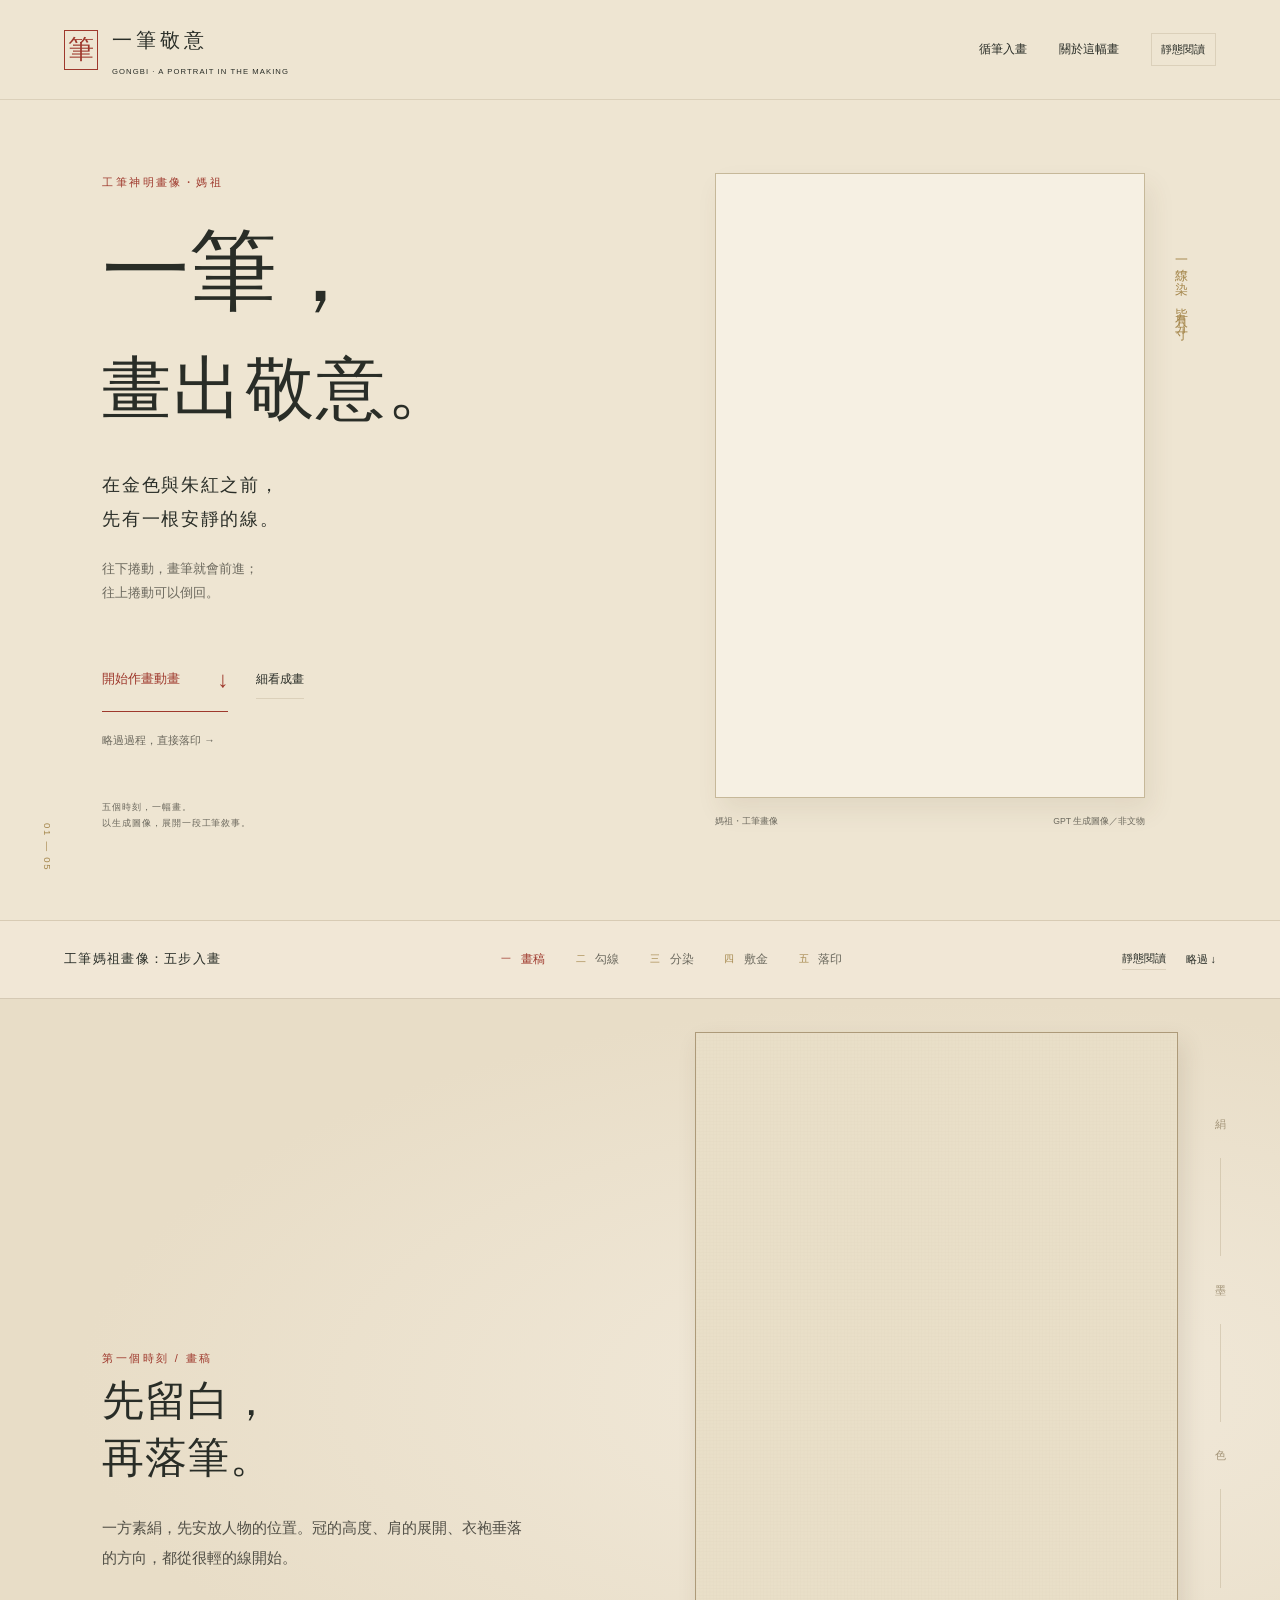
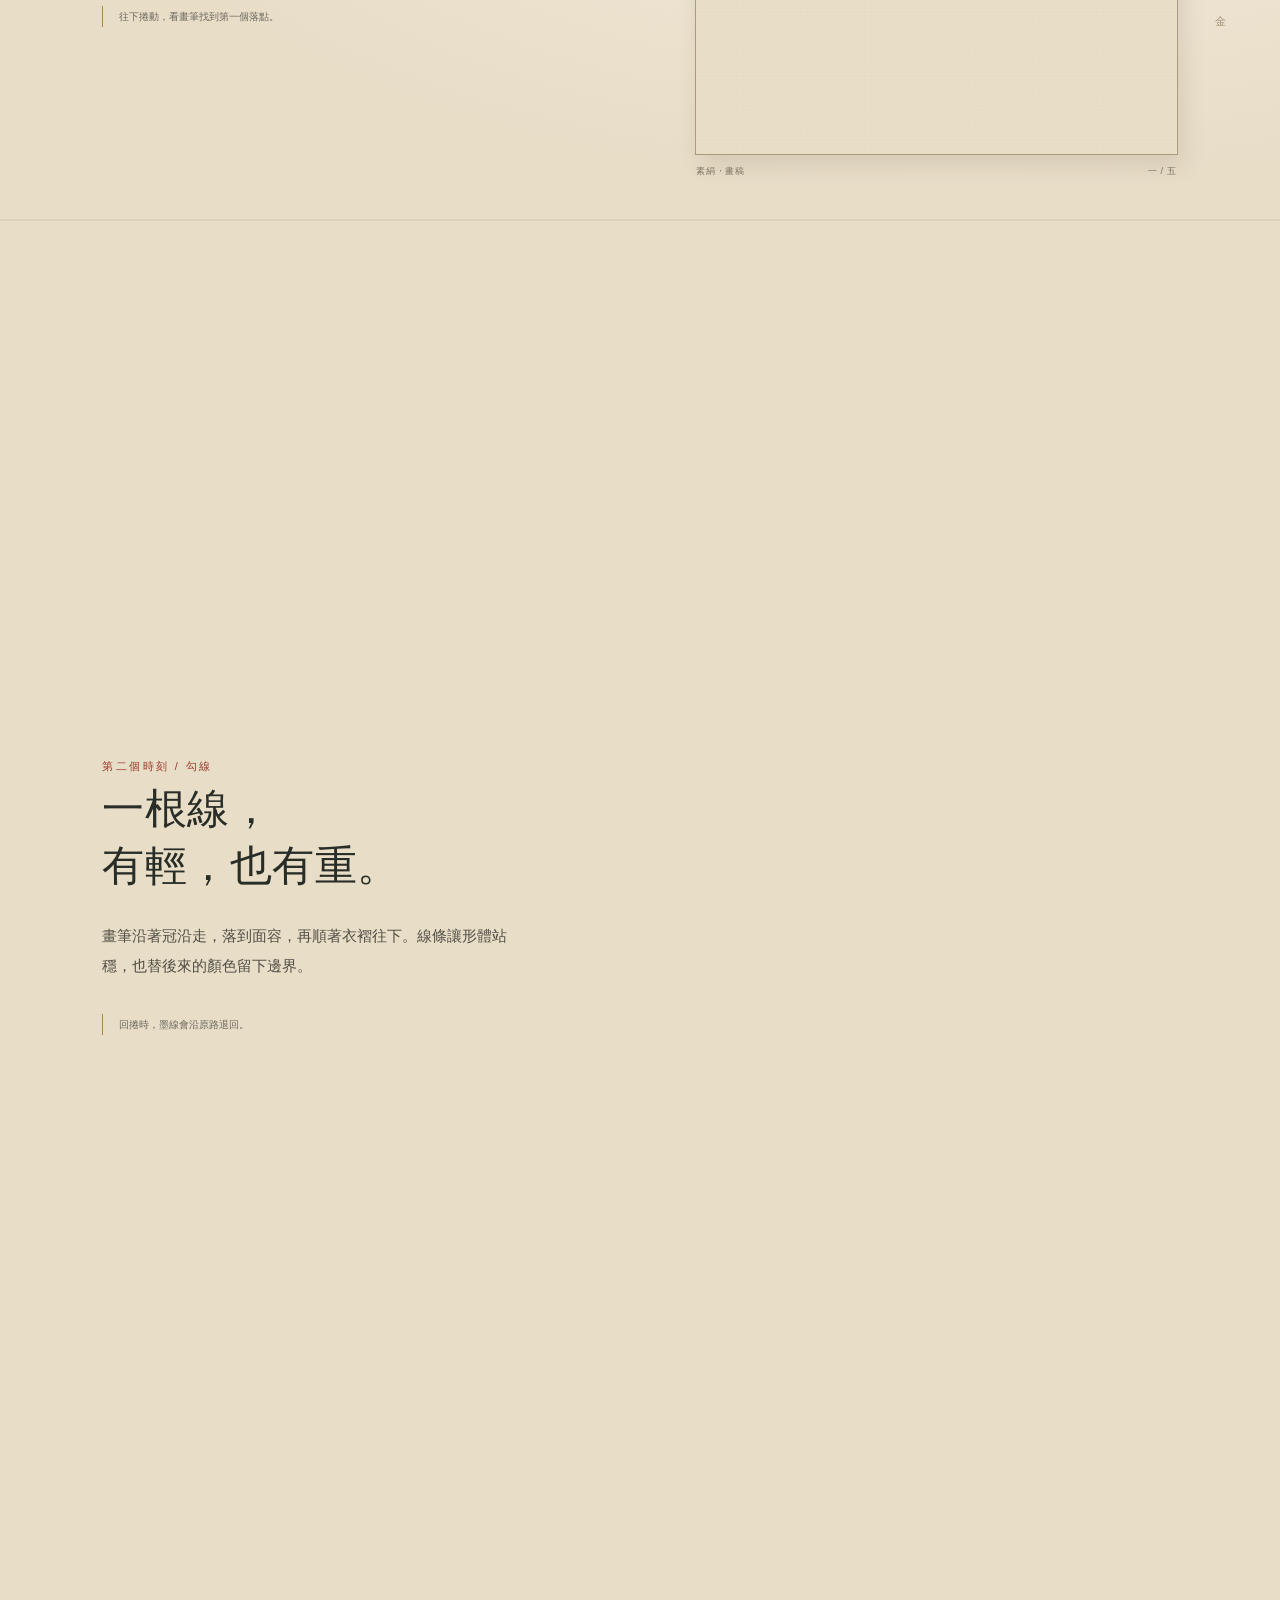
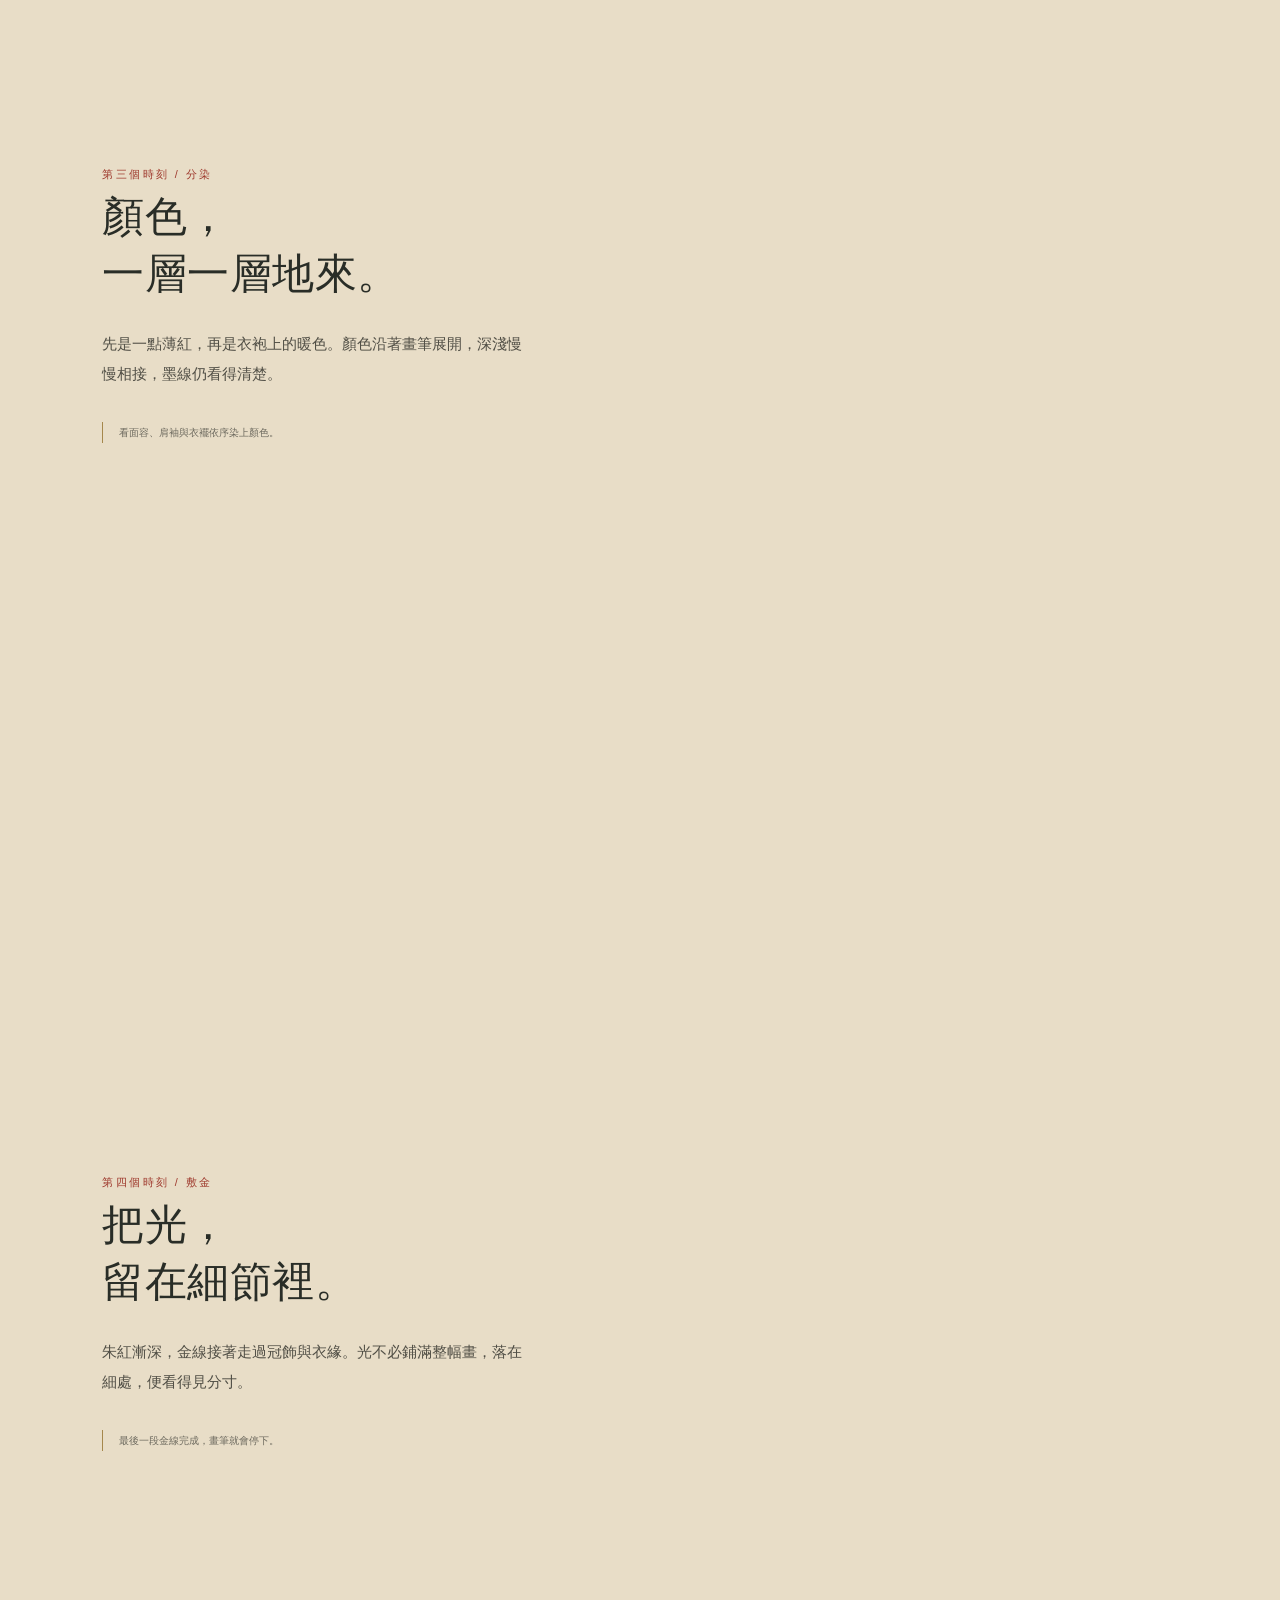
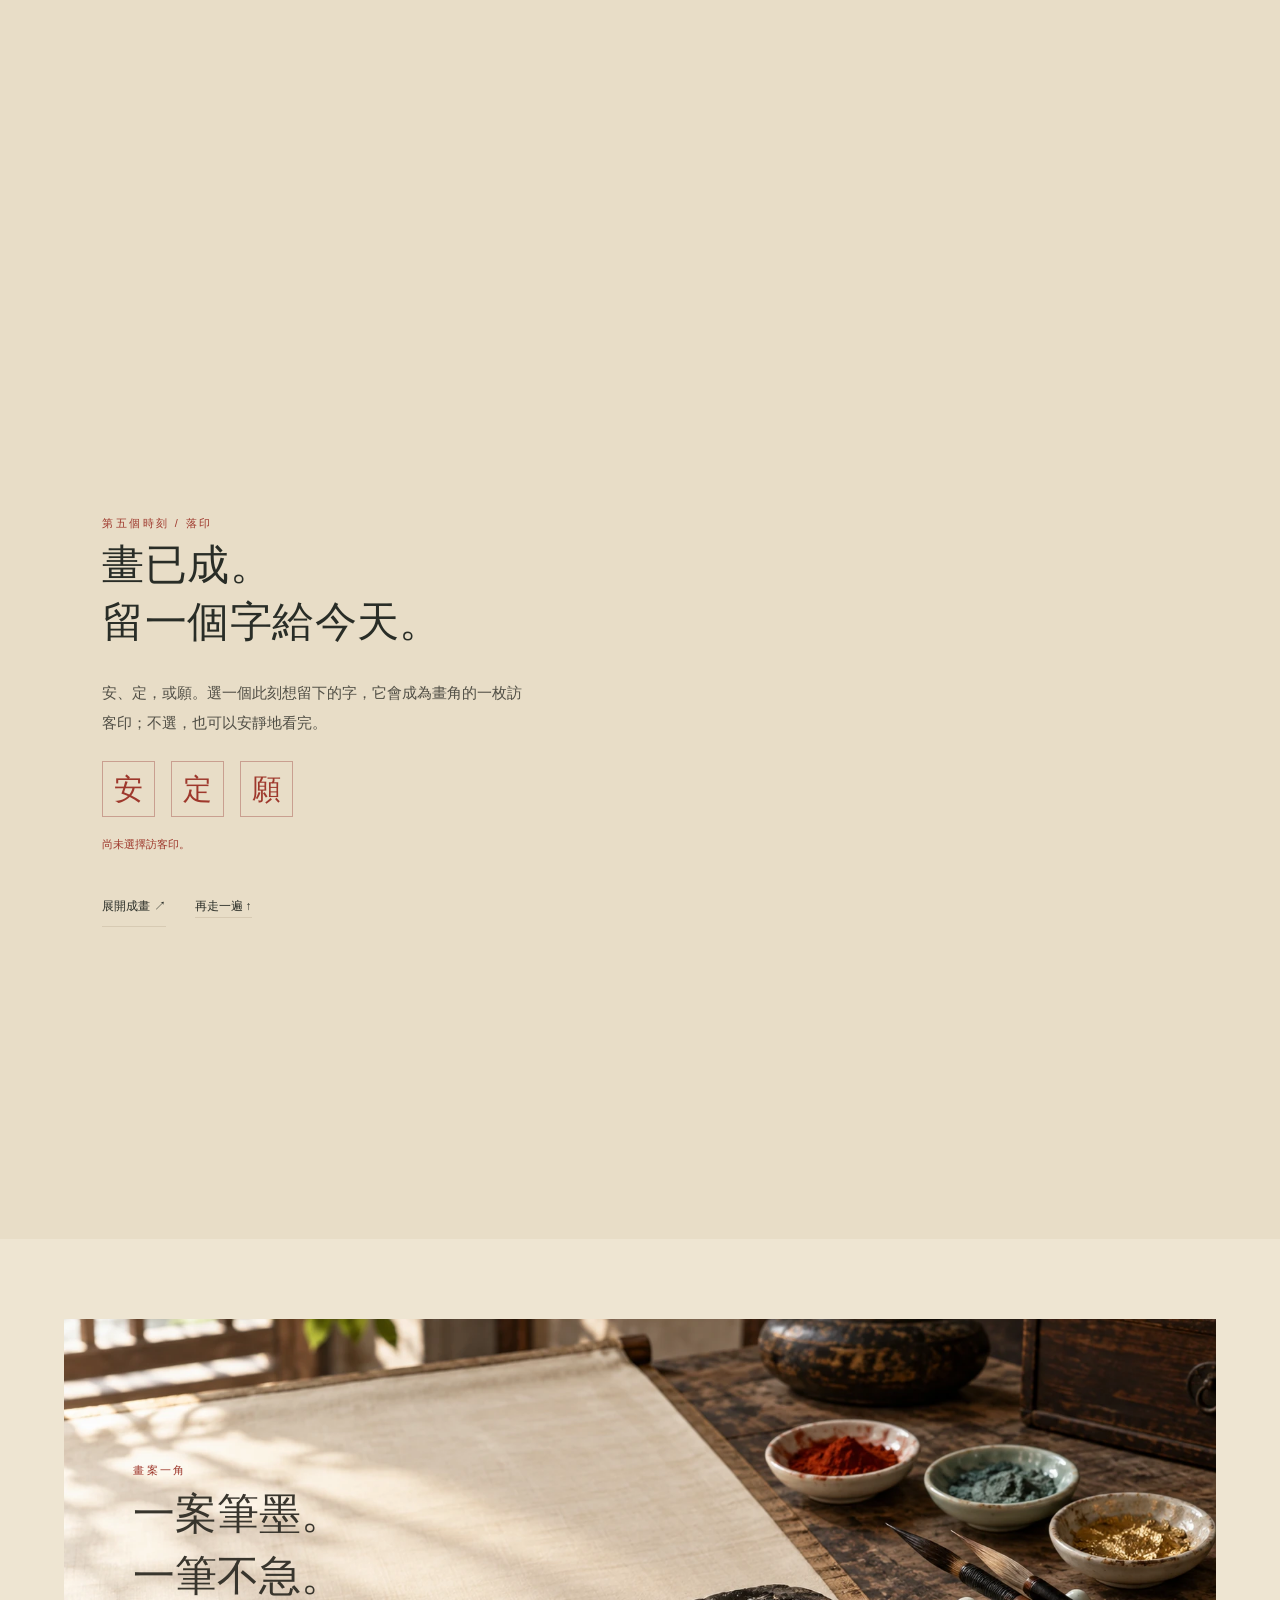
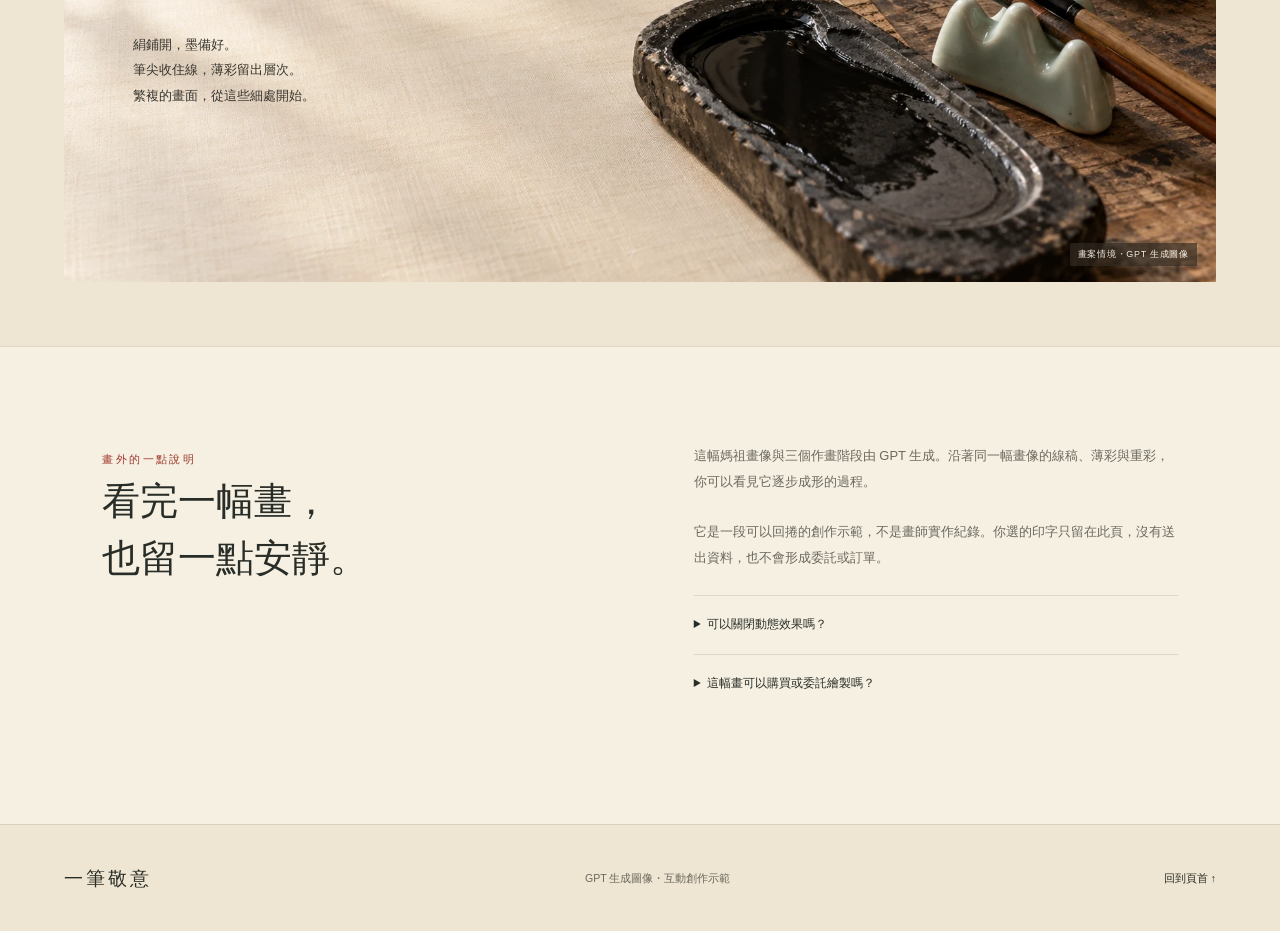
<file: examples/immersive-gongbi/public/index.html>
<!doctype html>
<html lang="zh-Hant-TW">
<head>
  <meta charset="utf-8">
  <meta name="viewport" content="width=device-width,initial-scale=1">
  <title>工筆媽祖畫像創作示範｜一筆敬意</title>
  <meta name="description" content="觀看 GPT 生成的工筆媽祖畫像，從畫稿、勾線、分染到敷金與訪客落印。可回捲動畫或切換靜態閱讀；本頁不提供畫像販售或委託。">
  <meta name="robots" content="noindex,follow">
  <meta name="theme-color" content="#eee5d2">
  <meta property="og:type" content="website">
  <meta property="og:title" content="工筆媽祖畫像創作示範｜一筆敬意">
  <meta property="og:description" content="從畫稿、勾線、分染到敷金與訪客落印，觀看 GPT 生成的工筆媽祖畫像逐步成形。">
  <link rel="icon" href="favicon.svg" type="image/svg+xml">
  <link rel="stylesheet" href="styles.css">
  <script type="application/ld+json">{"@context":"https://schema.org","@type":"WebPage","@id":"https://open-seo-gongbi-demo.digimkt.workers.dev/#webpage","url":"https://open-seo-gongbi-demo.digimkt.workers.dev/","name":"工筆媽祖畫像創作示範｜一筆敬意","description":"GPT 生成的工筆媽祖畫像互動創作示範，不提供販售或委託。","inLanguage":"zh-Hant-TW","about":{"@type":"Thing","name":"工筆神明畫像"}}</script>
  <script src="site.js" defer></script>
</head>
<body>
  <a class="skip-link" href="#main">跳到主要內容</a>
  <header class="site-header">
    <a class="wordmark" href="#main"><span class="wordmark-seal" aria-hidden="true">筆</span><span>一筆敬意<small>GONGBI · A PORTRAIT IN THE MAKING</small></span></a>
    <nav aria-label="主要導覽"><a href="#process">循筆入畫</a><a href="#about">關於這幅畫</a><button class="motion-toggle" type="button" aria-pressed="false" hidden>靜態閱讀</button></nav>
  </header>
  <main id="main">
    <section class="hero" aria-labelledby="hero-title">
      <div class="hero-copy"><p class="eyebrow">工筆神明畫像・媽祖</p><h1 id="hero-title">一筆，<br><span>畫出敬意。</span></h1><p class="hero-intro">在金色與朱紅之前，<br>先有一根安靜的線。</p><p class="hero-description">往下捲動，畫筆就會前進；<br>往上捲動可以倒回。</p><div class="hero-actions"><a class="primary-link" href="#draft">開始作畫動畫 <span aria-hidden="true">↓</span></a><button class="quiet-button" type="button" data-open-art hidden>細看成畫</button><a class="image-fallback" href="assets/final.webp">細看成畫</a></div><a class="skip-story" href="#seal">略過過程，直接落印 →</a><p class="edition-note">五個時刻，一幅畫。<br>以生成圖像，展開一段工筆敘事。</p></div>
      <figure class="hero-art"><div class="portrait-mat"><img src="assets/final.webp" srcset="assets/final-720.webp 720w, assets/final.webp 1024w" sizes="(max-width: 650px) 85vw, (max-width: 1050px) 36vw, 430px" width="1024" height="1536" loading="eager" alt="工筆媽祖畫像，細緻冠飾、端正面容與朱紅金彩衣袍；GPT 生成創作示意" fetchpriority="high" decoding="async"></div><figcaption><span>媽祖・工筆畫像</span><span>GPT 生成圖像／非文物</span></figcaption><span class="vertical-note" aria-hidden="true">一線一染　皆有分寸</span></figure>
      <span class="hero-bottom-mark" aria-hidden="true">01 — 05</span>
    </section>

    <section id="process" class="process" aria-labelledby="process-heading">
      <nav class="process-nav" aria-label="作畫章節"><h2 class="process-title" id="process-heading">工筆媽祖畫像：五步入畫</h2><ol><li><a href="#draft" data-beat-link="0"><span>一</span>畫稿</a></li><li><a href="#outline" data-beat-link="1"><span>二</span>勾線</a></li><li><a href="#wash" data-beat-link="2"><span>三</span>分染</a></li><li><a href="#gold" data-beat-link="3"><span>四</span>敷金</a></li><li><a href="#seal" data-beat-link="4"><span>五</span>落印</a></li></ol><div class="process-tools"><button class="motion-toggle" type="button" aria-pressed="false" hidden>靜態閱讀</button><a href="#about">略過 ↓</a></div></nav>

      <div class="process-stage" hidden>
        <div class="studio-ruler" aria-hidden="true"><span>絹</span><i></i><span>墨</span><i></i><span>色</span><i></i><span>金</span></div>
        <figure class="canvas-shell" aria-hidden="true">
          <svg id="painting" viewBox="0 0 1000 1500" xmlns="http://www.w3.org/2000/svg" aria-hidden="true">
            <defs>
              <pattern id="silk-grain" width="7" height="7" patternUnits="userSpaceOnUse"><path d="M0 1H7M1 0V7" stroke="#9b886b" stroke-width=".3" opacity=".18"/></pattern>
              <mask id="ink-reveal"><rect width="1000" height="1500" fill="black"/><g id="ink-mask-paths" fill="none" stroke="white" stroke-linecap="round" stroke-linejoin="round"></g><rect id="ink-complete" width="1000" height="1500" fill="white" opacity="0"/></mask>
              <mask id="wash-reveal"><rect width="1000" height="1500" fill="black"/><g id="wash-mask-paths" fill="none" stroke="white" stroke-linecap="round" stroke-linejoin="round"></g><rect id="wash-complete" width="1000" height="1500" fill="white" opacity="0"/></mask>
              <mask id="color-reveal"><rect width="1000" height="1500" fill="black"/><g id="color-mask-paths" fill="none" stroke="white" stroke-linecap="round" stroke-linejoin="round"></g><rect id="color-complete" width="1000" height="1500" fill="white" opacity="0"/></mask>
              <mask id="gold-knockout"><rect width="1000" height="1500" fill="white"/><g id="gold-reserved-paths" fill="none" stroke="black" stroke-linecap="round" stroke-linejoin="round"></g></mask>
              <mask id="gold-reveal"><rect width="1000" height="1500" fill="black"/><g id="gold-mask-paths" fill="none" stroke="white" stroke-linecap="round" stroke-linejoin="round"></g><rect id="gold-complete" width="1000" height="1500" fill="white" opacity="0"/></mask>
            </defs>
            <rect width="1000" height="1500" fill="#e9dfc8"/><rect width="1000" height="1500" fill="url(#silk-grain)"/>
            <g id="sketch-lines" fill="none" stroke="#867862" stroke-width="1.7" stroke-linecap="round"></g>
            <image href="assets/linework.webp" width="1000" height="1500" preserveAspectRatio="none" mask="url(#ink-reveal)"/>
            <g id="ink-traces" fill="none" stroke="#39332b" stroke-width="1.6" stroke-linecap="round" stroke-linejoin="round"></g>
            <image href="assets/underpaint.webp" width="1000" height="1500" preserveAspectRatio="none" mask="url(#wash-reveal)"/>
            <g mask="url(#color-reveal)"><image href="assets/final.webp" width="1000" height="1500" preserveAspectRatio="none" mask="url(#gold-knockout)"/></g>
            <image href="assets/final.webp" width="1000" height="1500" preserveAspectRatio="none" mask="url(#gold-reveal)"/>
            <g id="gold-traces" fill="none" stroke="#c6a057" stroke-width="2.1" stroke-linecap="round" stroke-linejoin="round"></g>
            <g id="visitor-seal" transform="translate(90 390) rotate(-5 55 55)" opacity="0"><rect x="3" y="3" width="106" height="110" rx="2" fill="none" stroke="#a3342b" stroke-width="5"/><rect x="12" y="12" width="88" height="92" fill="none" stroke="#a3342b" stroke-width="1.3"/><text id="seal-character" x="56" y="87" text-anchor="middle" fill="#a3342b" font-size="81" font-family="KaiTi,DFKai-SB,serif">安</text></g>
            <g id="brush" opacity="0"><ellipse cx="8" cy="10" rx="19" ry="6" fill="#4c3a252a"/><path d="M0 0 Q-13-29 -8-42 L6-43 Q14-18 0 0" fill="#47372a"/><path d="M-8-42 L-4-127 Q0-138 5-127 L6-43Z" fill="#957148" stroke="#593f2b" stroke-width="1.5"/><path d="M-7-48 L6-48 M-6-58 L6-58" stroke="#c4a271" stroke-width="3"/></g>
          </svg>
          <figcaption><span id="stage-technique">素絹・畫稿</span><span id="stage-count">一 / 五</span></figcaption>
        </figure>
        <div class="mobile-stage-caption"><div aria-hidden="true"><span class="eyebrow" id="mobile-eyebrow">第一個時刻</span><p class="stage-heading" id="mobile-title">先留白，再落筆。</p><p id="mobile-copy">一方素絹，先安放人物的位置。</p></div><div class="seal-options mobile-seals" role="group" aria-label="選一個訪客印字" hidden><button type="button" data-seal="安" aria-pressed="false" hidden>安</button><button type="button" data-seal="定" aria-pressed="false" hidden>定</button><button type="button" data-seal="願" aria-pressed="false" hidden>願</button></div><div class="mobile-end-actions" hidden><button class="quiet-button" type="button" data-open-art hidden>細看成畫 ↗</button><a class="image-fallback" href="assets/final.webp">細看成畫 ↗</a><a href="#draft" data-replay>再走一遍 ↑</a></div></div>
        <div class="painting-progress" aria-hidden="true"><span></span></div>
      </div>

      <div class="process-beats">
        <article class="process-beat" id="draft" data-technique="素絹・畫稿" tabindex="-1"><figure class="static-study silk-study"><div class="silk-sheet"><span aria-hidden="true">絹</span></div><figcaption>未落墨的素絹示意，構圖先於設色。</figcaption></figure><div class="beat-copy"><span class="eyebrow">第一個時刻 / 畫稿</span><h3>先留白，<br>再落筆。</h3><p>一方素絹，先安放人物的位置。冠的高度、肩的展開、衣袍垂落的方向，都從很輕的線開始。</p><p class="beat-aside">往下捲動，看畫筆找到第一個落點。</p></div></article>
        <article class="process-beat" id="outline" data-technique="墨・勾線" tabindex="-1"><figure class="static-study"><img src="assets/linework.webp" width="1024" height="1536" loading="lazy" alt="同一構圖的工筆媽祖線稿：冠飾、五官與衣袍輪廓尚未設色"><figcaption>線稿階段：冠、面容與衣紋的墨線。</figcaption></figure><div class="beat-copy"><span class="eyebrow">第二個時刻 / 勾線</span><h3>一根線，<br>有輕，也有重。</h3><p>畫筆沿著冠沿走，落到面容，再順著衣褶往下。線條讓形體站穩，也替後來的顏色留下邊界。</p><p class="beat-aside">回捲時，墨線會沿原路退回。</p></div></article>
        <article class="process-beat" id="wash" data-technique="薄彩・分染" tabindex="-1"><figure class="static-study"><img src="assets/underpaint.webp" width="1024" height="1536" loading="lazy" alt="同一幅媽祖畫像的初染階段：面部與衣袍覆上淡淡的薄彩"><figcaption>初染階段：薄彩逐區落在墨線之間。</figcaption></figure><div class="beat-copy"><span class="eyebrow">第三個時刻 / 分染</span><h3>顏色，<br>一層一層地來。</h3><p>先是一點薄紅，再是衣袍上的暖色。顏色沿著畫筆展開，深淺慢慢相接，墨線仍看得清楚。</p><p class="beat-aside">看面容、肩袖與衣襬依序染上顏色。</p></div></article>
        <article class="process-beat" id="gold" data-technique="重彩・敷金" tabindex="-1"><figure class="static-study"><img src="assets/final.webp" width="1024" height="1536" loading="lazy" alt="重彩完成的工筆媽祖畫像，冠飾與衣袍金線清晰可見"><figcaption>重彩與金線：畫面的層次逐漸完整。</figcaption></figure><div class="beat-copy"><span class="eyebrow">第四個時刻 / 敷金</span><h3>把光，<br>留在細節裡。</h3><p>朱紅漸深，金線接著走過冠飾與衣緣。光不必鋪滿整幅畫，落在細處，便看得見分寸。</p><p class="beat-aside">最後一段金線完成，畫筆就會停下。</p></div></article>
        <article class="process-beat" id="seal" data-technique="成畫・訪客落印" tabindex="-1"><figure class="static-study final-study"><img src="assets/final.webp" width="1024" height="1536" loading="lazy" alt="完成的工筆媽祖畫像；可選擇在畫角加上自己的訪客印字"><span class="static-seal" data-seal-mark hidden aria-hidden="true"></span><figcaption>成畫與訪客印：印字由你選擇，不代表畫師落款。</figcaption></figure><div class="beat-copy"><span class="eyebrow">第五個時刻 / 落印</span><h3>畫已成。<br>留一個字給今天。</h3><p>安、定，或願。選一個此刻想留下的字，它會成為畫角的一枚訪客印；不選，也可以安靜地看完。</p><div class="seal-options inline-seals" role="group" aria-label="選一個訪客印字"><button type="button" data-seal="安" aria-pressed="false" hidden>安</button><button type="button" data-seal="定" aria-pressed="false" hidden>定</button><button type="button" data-seal="願" aria-pressed="false" hidden>願</button></div><noscript><p class="static-note">目前以靜態圖文閱讀。互動落印需要 JavaScript；仍可直接觀看完整畫像。</p></noscript><p class="seal-status" role="status" aria-live="polite" hidden>尚未選擇訪客印。</p><div class="beat-end-actions"><button class="quiet-button" type="button" data-open-art hidden>展開成畫 ↗</button><a href="#draft" data-replay>再走一遍 ↑</a></div></div></article>
      </div>
    </section>

    <section class="studio-section" aria-labelledby="studio-title"><figure><img src="assets/studio.webp" width="1672" height="941" loading="lazy" alt="窗光下的工筆畫案：素絹、硯台、毛筆與朱紅、青灰及金色顏料，GPT 生成情境示意"><figcaption>畫案情境・GPT 生成圖像</figcaption></figure><div class="studio-caption"><span class="eyebrow">畫案一角</span><h2 id="studio-title">一案筆墨。<br>一筆不急。</h2><p>絹鋪開，墨備好。<br>筆尖收住線，薄彩留出層次。<br>繁複的畫面，從這些細處開始。</p></div></section>
    <section class="afterword" id="about"><div><span class="eyebrow">畫外的一點說明</span><h2 id="ending-text">看完一幅畫，<br>也留一點安靜。</h2></div><div class="about-copy"><p>這幅媽祖畫像與三個作畫階段由 GPT 生成。沿著同一幅畫像的線稿、薄彩與重彩，你可以看見它逐步成形的過程。</p><p>它是一段可以回捲的創作示範，不是畫師實作紀錄。你選的印字只留在此頁，沒有送出資料，也不會形成委託或訂單。</p><details><summary>可以關閉動態效果嗎？</summary><p>可以。頁首與章節導覽的「靜態閱讀」會切換成每個階段各自的圖文。系統偏好減少動態效果時，也會先使用靜態閱讀。</p></details><details><summary>這幅畫可以購買或委託繪製嗎？</summary><p>此頁沒有提供販售或委託服務，也沒有付款、訂單或聯絡表單；它是工筆神明畫像的互動網站示範。</p></details></div></section>
  </main>
  <footer><a class="footer-title" href="#main">一筆敬意</a><p>GPT 生成圖像・互動創作示範</p><a href="#main">回到頁首 ↑</a></footer>
  <dialog id="art-dialog" aria-labelledby="dialog-title"><header><h2 id="dialog-title">媽祖・工筆畫像</h2><button type="button" id="close-art" autofocus>關閉 ✕</button></header><div class="dialog-portrait"><img src="assets/final.webp" width="1024" height="1536" alt="媽祖工筆畫像完整大圖，GPT 生成創作示意"><span class="static-seal" data-seal-mark hidden aria-hidden="true"></span></div><p>生成圖像示範。畫角的印字是訪客選擇，不是畫師簽名。</p></dialog>
</body>
</html>
</file>
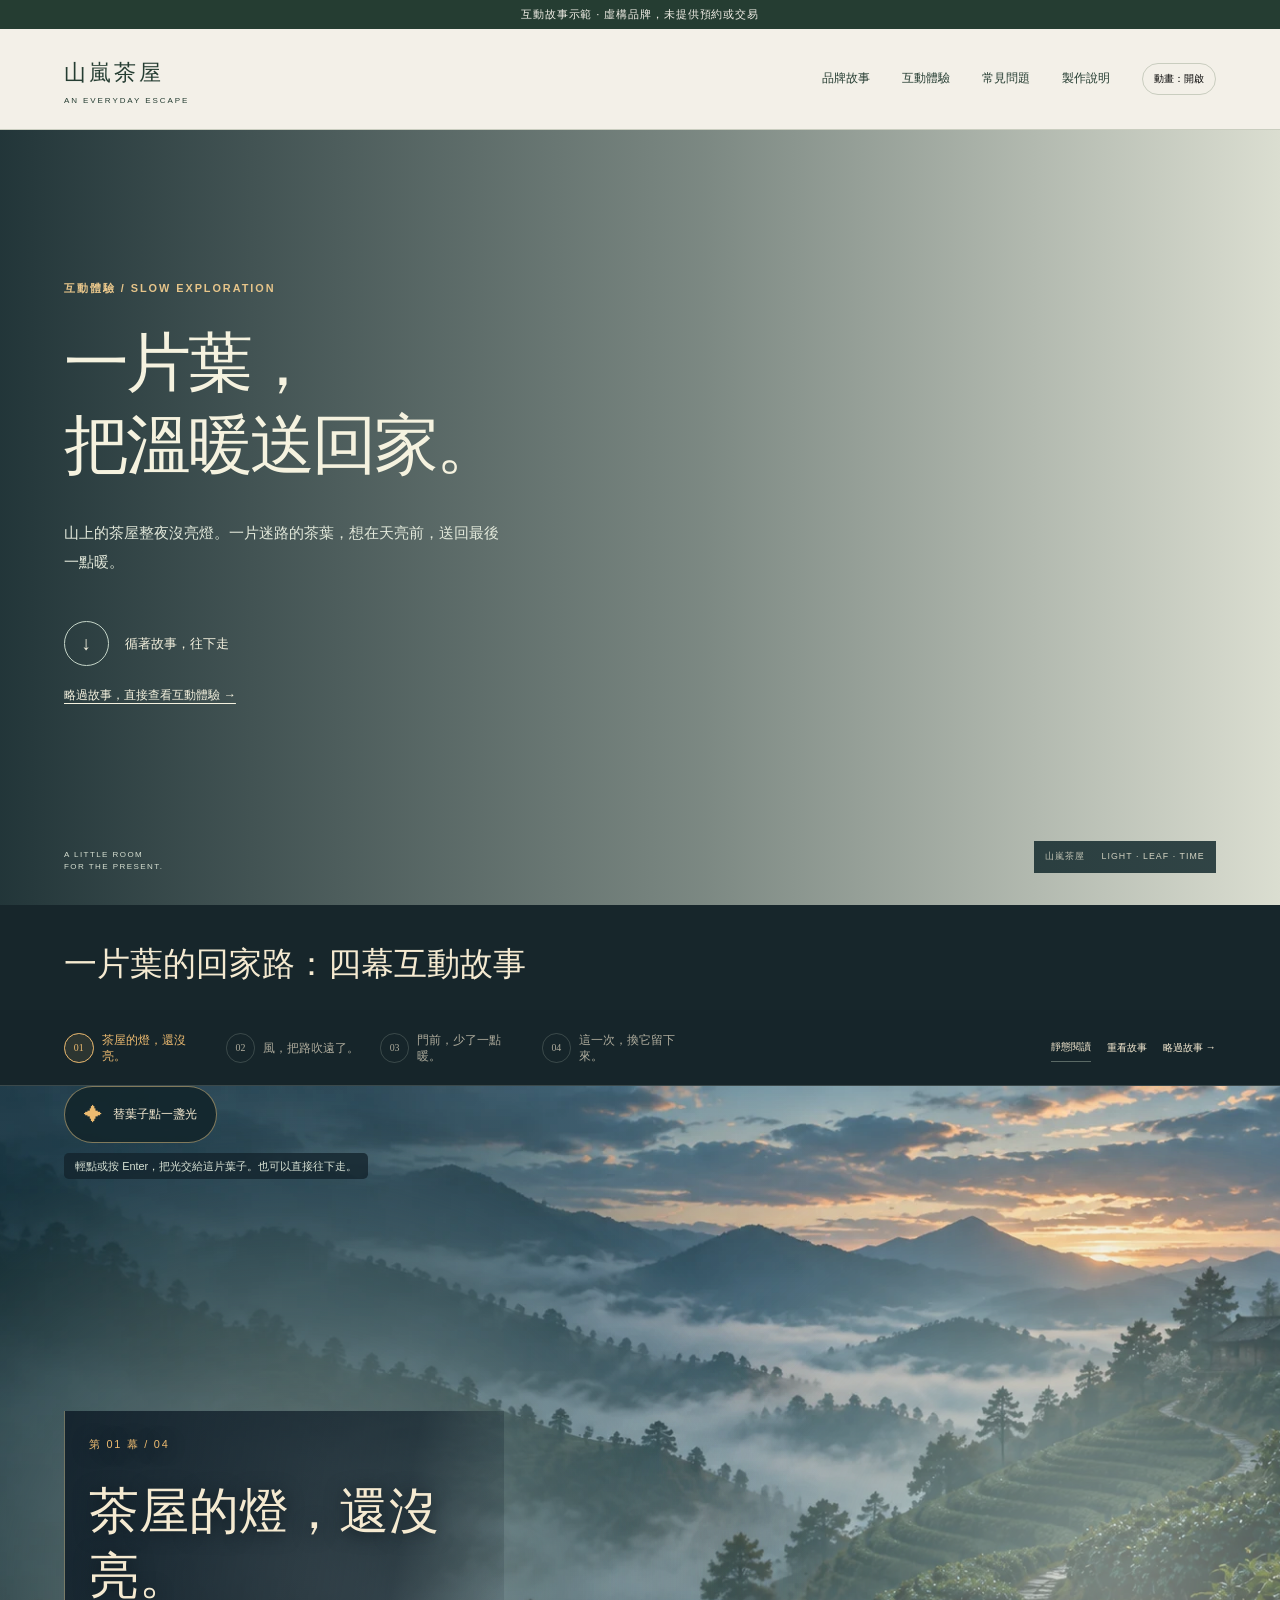
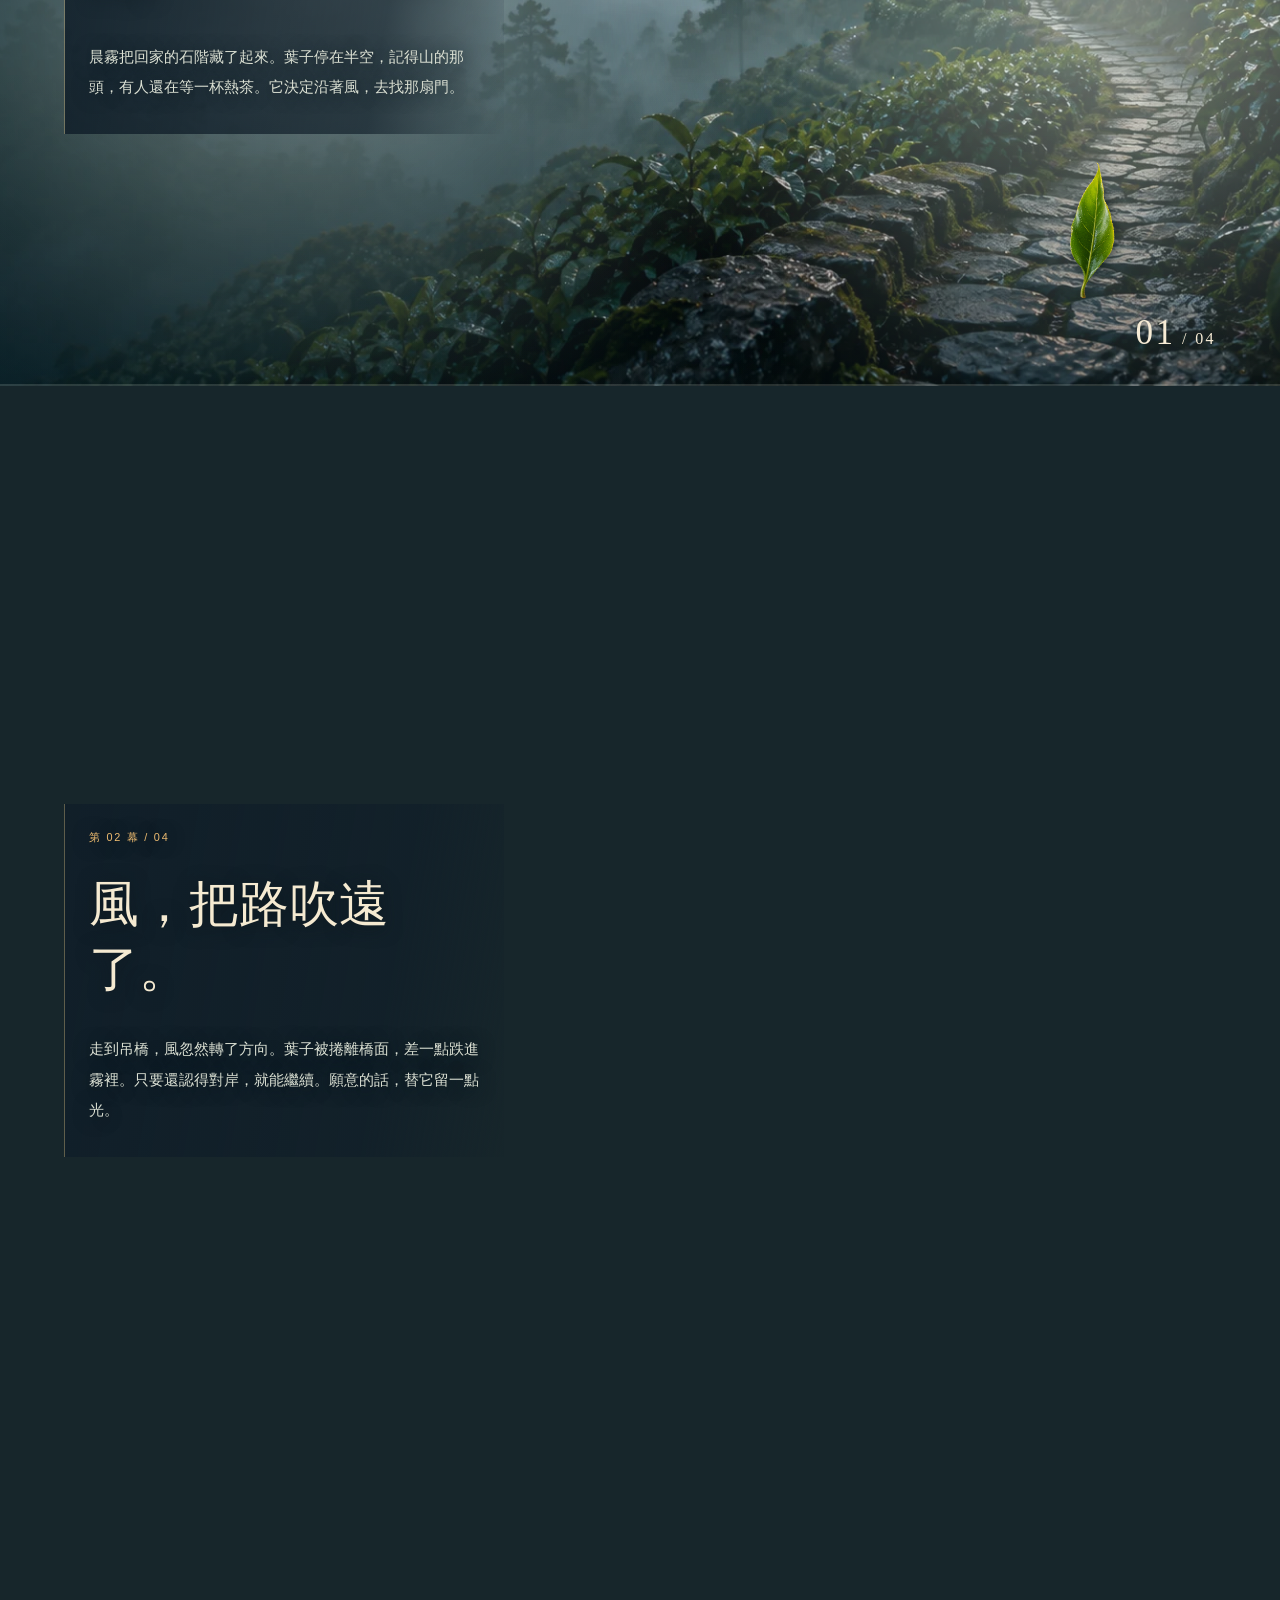
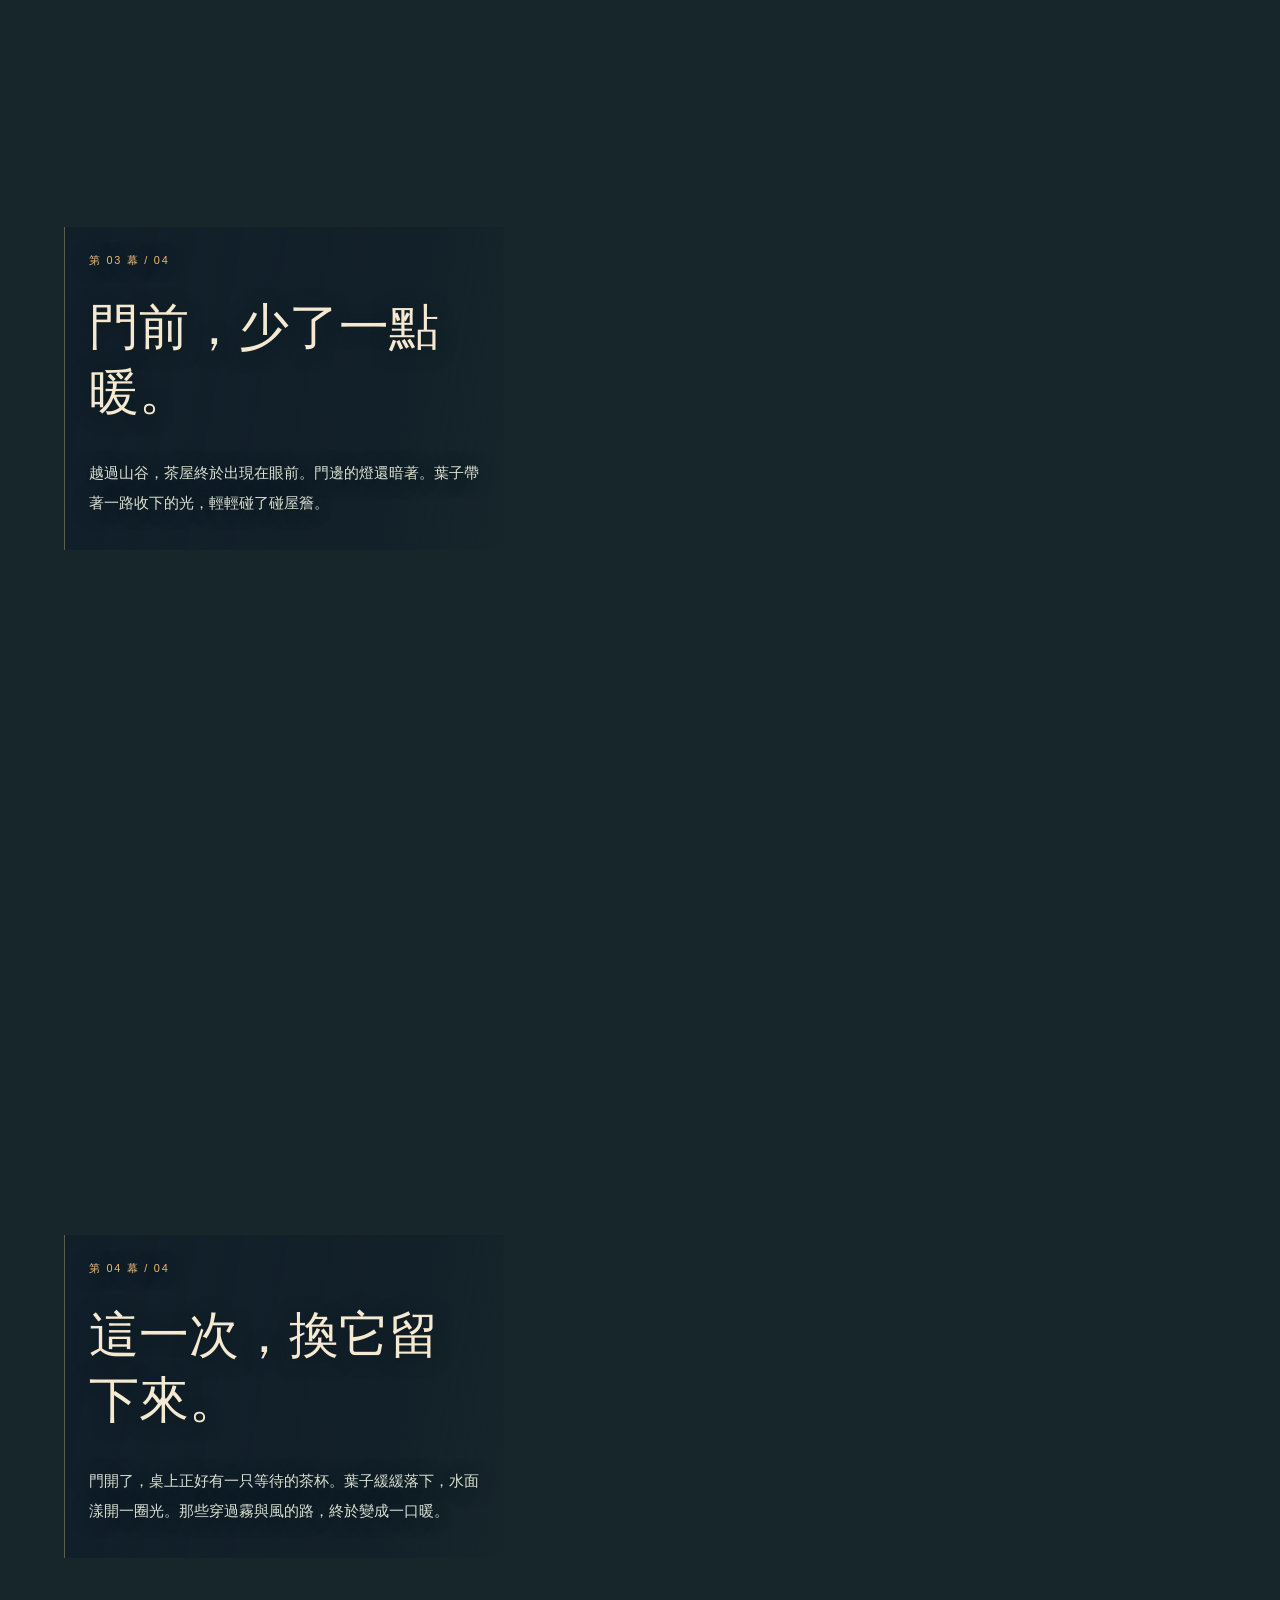
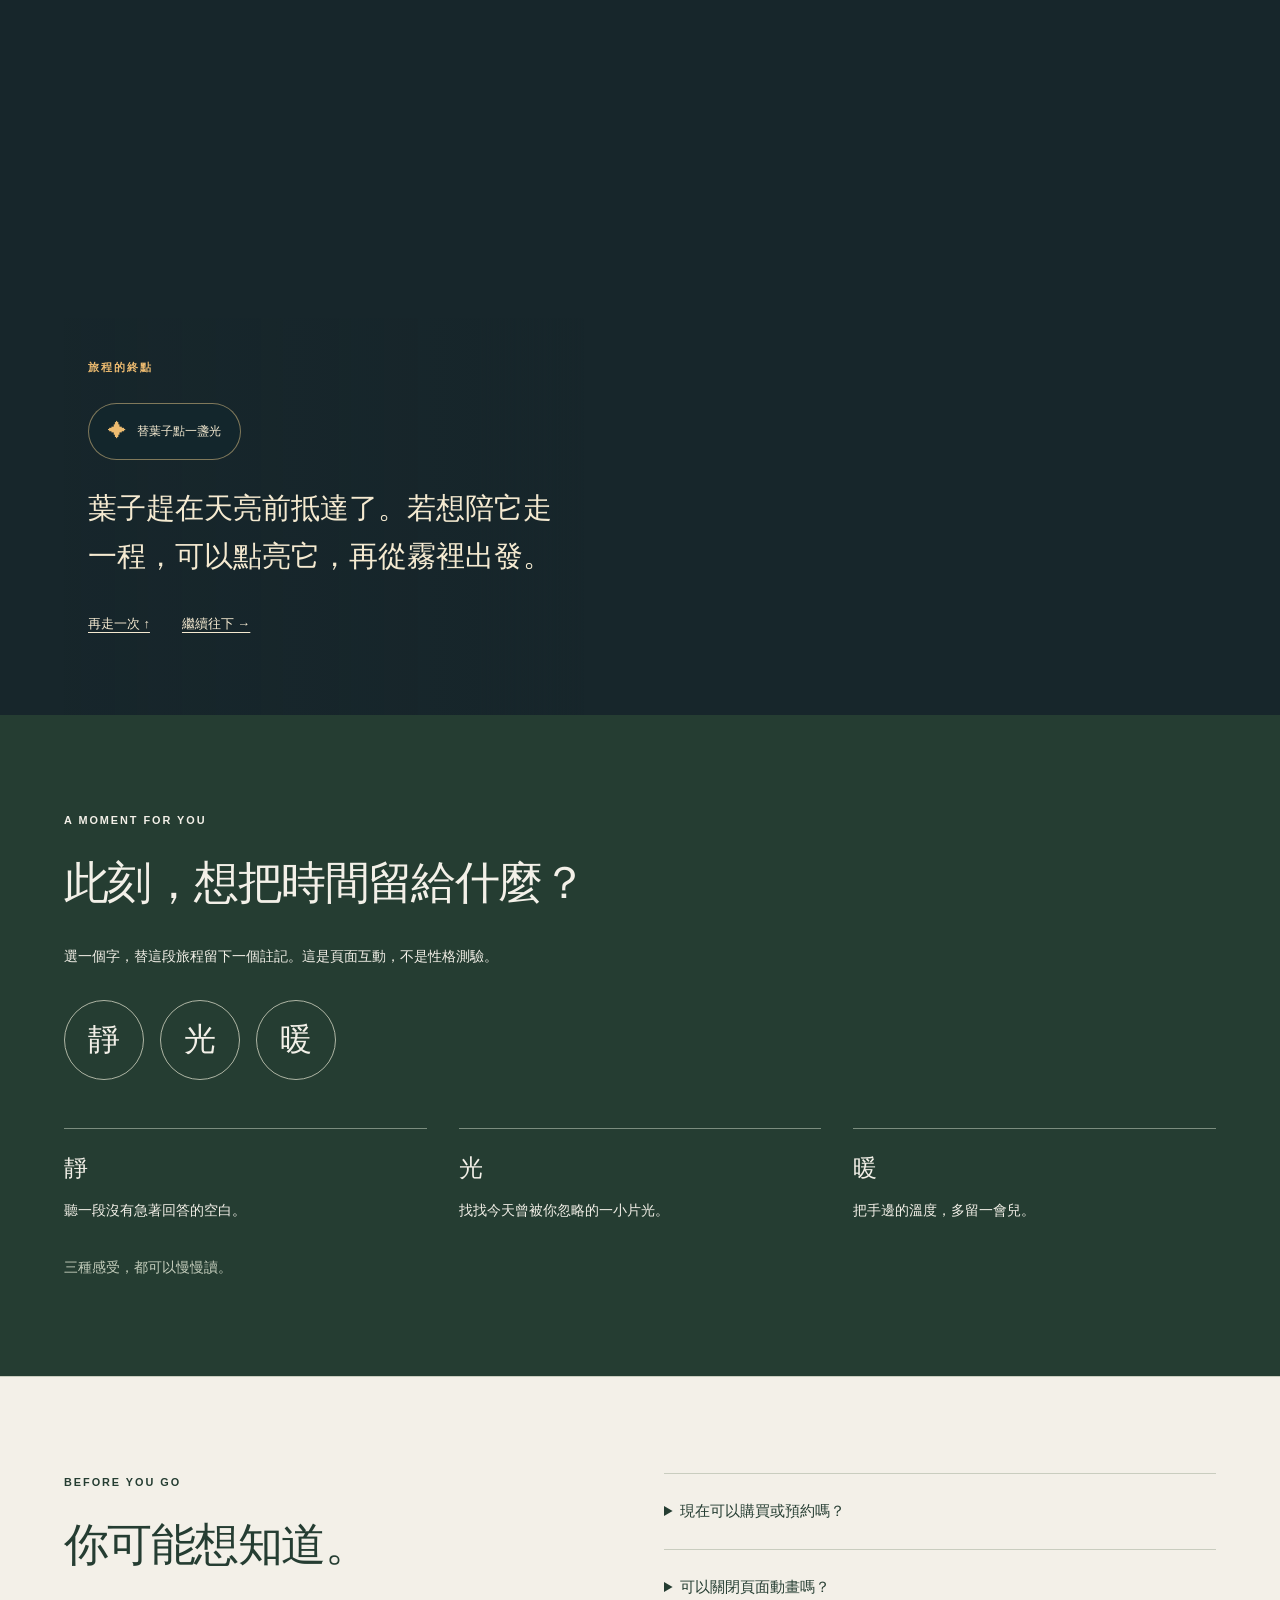
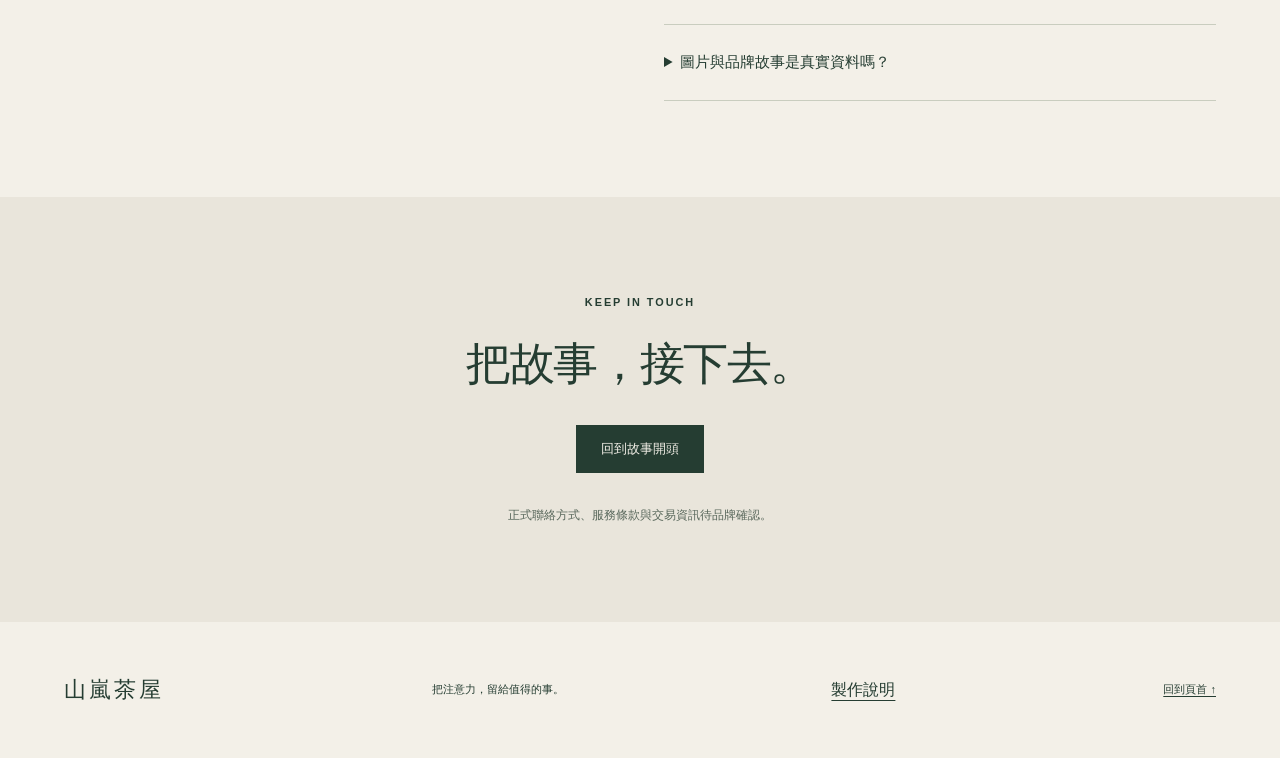
<file: examples/immersive-tea/site/public/index.html>
<!doctype html>
<html lang="zh-TW">
<head>
  <meta charset="utf-8">
  <meta name="viewport" content="width=device-width,initial-scale=1">
  <title>一片葉的回家路｜山嵐茶屋互動故事示範</title>
  <meta name="description" content="《一片葉的回家路》是虛構茶屋的四幕互動故事。跟著茶葉越過晨霧與吊橋，點亮茶屋燈火；可倒帶或切換靜態閱讀。本頁不提供購買與預約。">
  <meta name="robots" content="noindex,follow">

  <meta property="og:type" content="website">
  <meta property="og:title" content="一片葉的回家路｜山嵐茶屋互動故事示範">
  <meta property="og:description" content="跟著一片茶葉穿越晨霧與吊橋，點亮虛構茶屋的燈火。四幕互動故事，可倒帶或靜態閱讀。">

  <link rel="icon" href="favicon.svg" type="image/svg+xml">
  <link rel="stylesheet" href="styles.css">
  <link rel="stylesheet" href="experience.css">
  <link rel="stylesheet" href="story.css">
  <script type="application/ld+json">{
  "@context": "https://schema.org",
  "@type": "WebPage",
  "@id": "https://open-seo-advisor-demo.digimkt.workers.dev/#webpage",
  "url": "https://open-seo-advisor-demo.digimkt.workers.dev/",
  "name": "一片葉的回家路｜山嵐茶屋互動故事示範",
  "description": "虛構茶屋的四幕互動故事，可倒帶或靜態閱讀，不提供購買與預約。",
  "inLanguage": "zh-TW"
}</script>
  <script src="story-timeline.js" defer></script>
  <script src="site.js" defer></script>
</head>
<body class="site-experience">
  <a class="skip-link" href="#main">跳到主要內容</a>
  <div class="draft-banner" role="note">互動故事示範 · 虛構品牌，未提供預約或交易</div>
  <header class="site-header">
    <a href="#main" class="brand">山嵐茶屋<span>AN EVERYDAY ESCAPE</span></a>
    <nav aria-label="主要導覽"><a href="#story">品牌故事</a><a href="#selection">互動體驗</a><a href="#faq">常見問題</a><a href="about/">製作說明</a></nav>
    <button id="motion-toggle" class="motion-toggle" type="button" aria-pressed="false" hidden>動畫：開啟</button>
  </header>
  <main id="main" tabindex="-1">
    <section class="hero" aria-labelledby="hero-title">
      <div class="hero-copy"><p class="eyebrow">互動體驗 / SLOW EXPLORATION</p><h1 id="hero-title">一片葉，<br>把溫暖送回家。</h1><p class="intro">山上的茶屋整夜沒亮燈。一片迷路的茶葉，想在天亮前，送回最後一點暖。</p><a class="round-link" href="#story"><span aria-hidden="true">↓</span>循著故事，往下走</a><a class="story-skip" href="#selection">略過故事，直接查看互動體驗 →</a></div>
      <figure class="hero-image"><img src="assets/scene-01.webp" srcset="assets/scene-01-960.webp 960w, assets/scene-01.webp 1672w" sizes="(max-width: 850px) 90vw, 50vw" alt="晨霧中的虛構茶山與石階，遠方山坡上有一間等待天亮的茶屋。GPT 生成場景。" width="1672" height="941" fetchpriority="high" loading="eager" decoding="async"><figcaption><span>山嵐茶屋</span><span>LIGHT · LEAF · TIME</span></figcaption></figure>
      <p class="hero-footnote">A LITTLE ROOM<br>FOR THE PRESENT.</p>
    </section>
    <section class="story story-cinematic" id="story" aria-labelledby="story-heading" data-story-scenes="4" data-start-x="82.0" data-start-y="83.0" data-start-rotation="-38.0" data-start-scale="0.65">
  <h2 class="story-section-title" id="story-heading">一片葉的回家路：四幕互動故事</h2>
  <nav class="story-navigation" aria-label="故事章節"><ol><li><a href="#chapter-1" data-chapter-link="1" aria-label="第 1 幕：茶屋的燈，還沒亮。"><span>01</span><span class="chapter-label">茶屋的燈，還沒亮。</span></a></li><li><a href="#chapter-2" data-chapter-link="2" aria-label="第 2 幕：風，把路吹遠了。"><span>02</span><span class="chapter-label">風，把路吹遠了。</span></a></li><li><a href="#chapter-3" data-chapter-link="3" aria-label="第 3 幕：門前，少了一點暖。"><span>03</span><span class="chapter-label">門前，少了一點暖。</span></a></li><li><a href="#chapter-4" data-chapter-link="4" aria-label="第 4 幕：這一次，換它留下來。"><span>04</span><span class="chapter-label">這一次，換它留下來。</span></a></li></ol><div class="story-tools"><button type="button" data-story-motion hidden>靜態閱讀</button><a href="#chapter-1" data-story-replay>重看故事</a><a href="#selection">略過故事 →</a></div></nav>
  <div class="story-stage" aria-hidden="true" data-awake="false" hidden><div class="scene-layer" data-scene="1" data-effect="mist" data-position-x="70.0" data-position-y="50.0" style="--image-x:70.0%;--image-y:50.0%" aria-hidden="true"><img class="scene-background" src="assets/scene-01.webp" alt="茶葉出發的晨霧茶山，石階通往遠方。 GPT 生成示意。" width="1672" height="941" loading="lazy" decoding="async" aria-hidden="true"><div class="scene-effects"><div class="fx-mist fx-mist-left"></div><div class="fx-mist fx-mist-right"></div></div></div><div class="scene-layer" data-scene="2" data-effect="wind" data-position-x="70.0" data-position-y="50.0" style="--image-x:70.0%;--image-y:50.0%" aria-hidden="true"><img class="scene-background" src="assets/scene-02.webp" alt="山谷中的吊橋，茶葉要越過風與深霧。 GPT 生成示意。" width="1672" height="941" loading="lazy" decoding="async" aria-hidden="true"><div class="scene-effects"><div class="fx-wind"><i style="--strand:0"></i><i style="--strand:1"></i><i style="--strand:2"></i><i style="--strand:3"></i><i style="--strand:4"></i><i style="--strand:5"></i></div></div></div><div class="scene-layer" data-scene="3" data-effect="lanterns" data-position-x="85.0" data-position-y="50.0" style="--image-x:85.0%;--image-y:50.0%" aria-hidden="true"><img class="scene-background" src="assets/scene-03.webp" alt="石階盡頭的山中茶屋，屋簷下有兩盞還未點亮的紙燈。 GPT 生成示意。" width="1672" height="941" loading="lazy" decoding="async" aria-hidden="true"><div class="scene-effects"><div class="fx-lanterns"><i class="fx-lantern" data-effect-x="67.1" data-effect-y="39.7" style="left:67.1%;top:39.7%;--lamp:0"></i><i class="fx-lantern" data-effect-x="88.1" data-effect-y="37.1" style="left:88.1%;top:37.1%;--lamp:1"></i></div></div></div><div class="scene-layer" data-scene="4" data-effect="steam" data-position-x="85.0" data-position-y="50.0" style="--image-x:85.0%;--image-y:50.0%" aria-hidden="true"><img class="scene-background" src="assets/scene-04.webp" alt="青瓷茶杯放在茶屋門前的石台上，等待茶葉落入。 GPT 生成示意。" width="1672" height="941" loading="lazy" decoding="async" aria-hidden="true"><div class="scene-effects"><div class="fx-steam" data-effect-x="74.0" data-effect-y="61.5" style="left:74.0%;top:61.5%"><svg viewBox="0 0 160 200" aria-hidden="true"><path d="M42 195 C8 155 86 137 45 100 S72 34 58 4"/><path d="M80 199 C126 158 44 138 88 97 S61 33 86 1"/><path d="M117 196 C145 161 91 132 120 99 S104 39 124 8"/></svg></div></div></div><div class="scene-shade"></div><div class="stage-actor"><img class="actor-image" src="assets/actor.webp" alt="帶著金色葉脈微光的茶葉，是這段故事的主角。" width="1254" height="1254" loading="lazy" decoding="async" aria-hidden="true"><span class="actor-aura"></span></div><span class="scene-counter"><span id="chapter-progress">01</span> / 04</span><div class="journey-line"><span></span></div></div>
  <div class="story-action-panel"><button class="story-action" type="button" aria-pressed="false" data-idle-label="替葉子點一盞光" data-active-label="你留的光，正陪著它" hidden><span class="action-spark" aria-hidden="true">✦</span><span class="action-label">替葉子點一盞光</span></button><p class="story-action-status" role="status" aria-live="polite" hidden>輕點或按 Enter，把光交給這片葉子。也可以直接往下走。</p><noscript><p>目前以靜態圖文閱讀，完整故事仍可往下查看。</p></noscript></div>
  <div class="chapters story-beats"><article class="chapter story-beat" id="chapter-1" tabindex="-1" data-x="66.0" data-y="62.0" data-rotation="-20.0" data-scale="0.9" data-effect="mist"><figure class="beat-static"><div class="static-scene-frame" style="aspect-ratio:1672/941"><img class="beat-background" src="assets/scene-01.webp" alt="茶葉出發的晨霧茶山，石階通往遠方。 GPT 生成示意。" width="1672" height="941" loading="lazy" decoding="async"><span class="static-actor" style="left:66.0%;top:62.0%;transform:translate(-50%,-50%) rotate(-20.0deg) scale(0.9)"><img class="actor-image" src="assets/actor.webp" alt="帶著金色葉脈微光的茶葉，是這段故事的主角。" width="1254" height="1254" loading="lazy" decoding="async" aria-hidden="true"></span></div><figcaption>茶葉出發的晨霧茶山，石階通往遠方。 GPT 生成示意。</figcaption></figure><div class="beat-copy"><span class="eyebrow">第 01 幕 / 04</span><h3>茶屋的燈，還沒亮。</h3><p>晨霧把回家的石階藏了起來。葉子停在半空，記得山的那頭，有人還在等一杯熱茶。它決定沿著風，去找那扇門。</p></div></article><article class="chapter story-beat" id="chapter-2" tabindex="-1" data-x="59.0" data-y="44.0" data-rotation="38.0" data-scale="0.8" data-effect="wind"><figure class="beat-static"><div class="static-scene-frame" style="aspect-ratio:1672/941"><img class="beat-background" src="assets/scene-02.webp" alt="山谷中的吊橋，茶葉要越過風與深霧。 GPT 生成示意。" width="1672" height="941" loading="lazy" decoding="async"><span class="static-actor" style="left:59.0%;top:44.0%;transform:translate(-50%,-50%) rotate(38.0deg) scale(0.8)"><img class="actor-image" src="assets/actor.webp" alt="帶著金色葉脈微光的茶葉，是這段故事的主角。" width="1254" height="1254" loading="lazy" decoding="async" aria-hidden="true"></span></div><figcaption>山谷中的吊橋，茶葉要越過風與深霧。 GPT 生成示意。</figcaption></figure><div class="beat-copy"><span class="eyebrow">第 02 幕 / 04</span><h3>風，把路吹遠了。</h3><p>走到吊橋，風忽然轉了方向。葉子被捲離橋面，差一點跌進霧裡。只要還認得對岸，就能繼續。願意的話，替它留一點光。</p></div></article><article class="chapter story-beat" id="chapter-3" tabindex="-1" data-x="80.0" data-y="49.0" data-rotation="-12.0" data-scale="0.7" data-effect="lanterns"><figure class="beat-static"><div class="static-scene-frame" style="aspect-ratio:1672/941"><img class="beat-background" src="assets/scene-03.webp" alt="石階盡頭的山中茶屋，屋簷下有兩盞還未點亮的紙燈。 GPT 生成示意。" width="1672" height="941" loading="lazy" decoding="async"><span class="static-actor" style="left:80.0%;top:49.0%;transform:translate(-50%,-50%) rotate(-12.0deg) scale(0.7)"><img class="actor-image" src="assets/actor.webp" alt="帶著金色葉脈微光的茶葉，是這段故事的主角。" width="1254" height="1254" loading="lazy" decoding="async" aria-hidden="true"></span></div><figcaption>石階盡頭的山中茶屋，屋簷下有兩盞還未點亮的紙燈。 GPT 生成示意。</figcaption></figure><div class="beat-copy"><span class="eyebrow">第 03 幕 / 04</span><h3>門前，少了一點暖。</h3><p>越過山谷，茶屋終於出現在眼前。門邊的燈還暗著。葉子帶著一路收下的光，輕輕碰了碰屋簷。</p></div></article><article class="chapter story-beat" id="chapter-4" tabindex="-1" data-x="74.0" data-y="61.5" data-rotation="42.0" data-scale="0.45" data-effect="steam"><figure class="beat-static"><div class="static-scene-frame" style="aspect-ratio:1672/941"><img class="beat-background" src="assets/scene-04.webp" alt="青瓷茶杯放在茶屋門前的石台上，等待茶葉落入。 GPT 生成示意。" width="1672" height="941" loading="lazy" decoding="async"><span class="static-actor" style="left:74.0%;top:61.5%;transform:translate(-50%,-50%) rotate(42.0deg) scale(0.45)"><img class="actor-image" src="assets/actor.webp" alt="帶著金色葉脈微光的茶葉，是這段故事的主角。" width="1254" height="1254" loading="lazy" decoding="async" aria-hidden="true"></span></div><figcaption>青瓷茶杯放在茶屋門前的石台上，等待茶葉落入。 GPT 生成示意。</figcaption></figure><div class="beat-copy"><span class="eyebrow">第 04 幕 / 04</span><h3>這一次，換它留下來。</h3><p>門開了，桌上正好有一只等待的茶杯。葉子緩緩落下，水面漾開一圈光。那些穿過霧與風的路，終於變成一口暖。</p></div></article></div>
  <div class="journey-ending"><span class="eyebrow">旅程的終點</span><button class="story-action" type="button" aria-pressed="false" data-idle-label="替葉子點一盞光" data-active-label="你留的光，正陪著它" hidden><span class="action-spark" aria-hidden="true">✦</span><span class="action-label">替葉子點一盞光</span></button><p class="journey-result" data-active-result="你點亮的那點光，跟著葉子回到了家。" data-idle-result="葉子趕在天亮前抵達了。若想陪它走一程，可以點亮它，再從霧裡出發。">葉子趕在天亮前抵達了。若想陪它走一程，可以點亮它，再從霧裡出發。</p><div><a href="#chapter-1" data-story-replay>再走一次 ↑</a><a href="#selection">繼續往下 →</a></div></div>
</section>
    <section class="experience section-pad" id="selection"><span class="eyebrow">A MOMENT FOR YOU</span><h2>此刻，想把時間留給什麼？</h2><p>選一個字，替這段旅程留下一個註記。這是頁面互動，不是性格測驗。</p><div class="mood-options" aria-label="選擇此刻的心情"><button type="button" data-mood="quiet" aria-pressed="false" hidden>靜</button><button type="button" data-mood="light" aria-pressed="false" hidden>光</button><button type="button" data-mood="warm" aria-pressed="false" hidden>暖</button></div><div class="mood-notes"><article id="quiet"><h3>靜</h3><p>聽一段沒有急著回答的空白。</p></article><article id="light"><h3>光</h3><p>找找今天曾被你忽略的一小片光。</p></article><article id="warm"><h3>暖</h3><p>把手邊的溫度，多留一會兒。</p></article></div><p id="mood-status" class="fineprint" role="status" aria-live="polite">三種感受，都可以慢慢讀。</p></section>
    <section class="faq section-pad" id="faq"><div><span class="eyebrow">BEFORE YOU GO</span><h2>你可能想知道。</h2></div><div class="answers"><details><summary>現在可以購買或預約嗎？</summary><p>這是虛構品牌的互動示範，尚未開放收款或預約。正式網站會提供確認過的商品、服務與交易資訊。</p></details><details><summary>可以關閉頁面動畫嗎？</summary><p>可以。右上角能關閉動畫，系統的減少動態設定也會生效。四幕圖片與故事會改成正常排列，仍可讀完整段旅程。</p></details><details><summary>圖片與品牌故事是真實資料嗎？</summary><p>山嵐茶屋與茶葉回家故事都是虛構創作。四幕場景及透明茶葉主角由 GPT image 生成，不是真實茶園或商品的照片。</p></details></div></section>
    <section class="contact section-pad" id="contact"><span class="eyebrow">KEEP IN TOUCH</span><h2>把故事，接下去。</h2><a class="button" href="#story">回到故事開頭</a><p class="fineprint">正式聯絡方式、服務條款與交易資訊待品牌確認。</p></section>
  </main>
  <footer><a href="#main" class="brand">山嵐茶屋</a><p>把注意力，留給值得的事。</p><a href="about/">製作說明</a><a href="#main">回到頁首 ↑</a></footer>
</body>
</html>
</file>
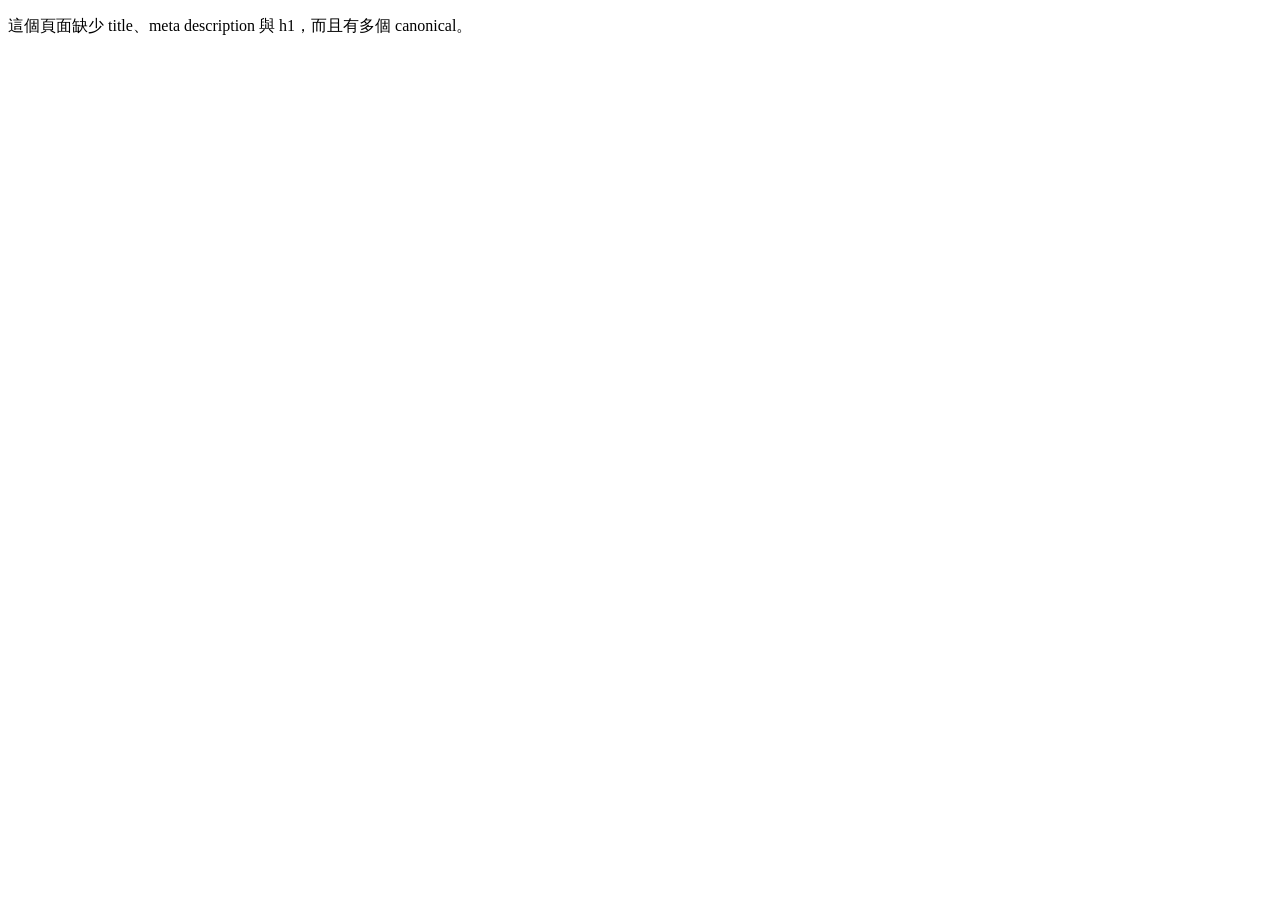
<file: scripts/seo_advisor/demo_assets/bad_site/index.html>
<!DOCTYPE html>
<html lang="zh-TW">
<head>
  <meta charset="utf-8">
  <link rel="canonical" href="https://example.com/index.html">
  <link rel="canonical" href="https://example.com/index.html?ref=nav">
</head>
<body>
  <p>這個頁面缺少 title、meta description 與 h1，而且有多個 canonical。</p>
</body>
</html>
</file>
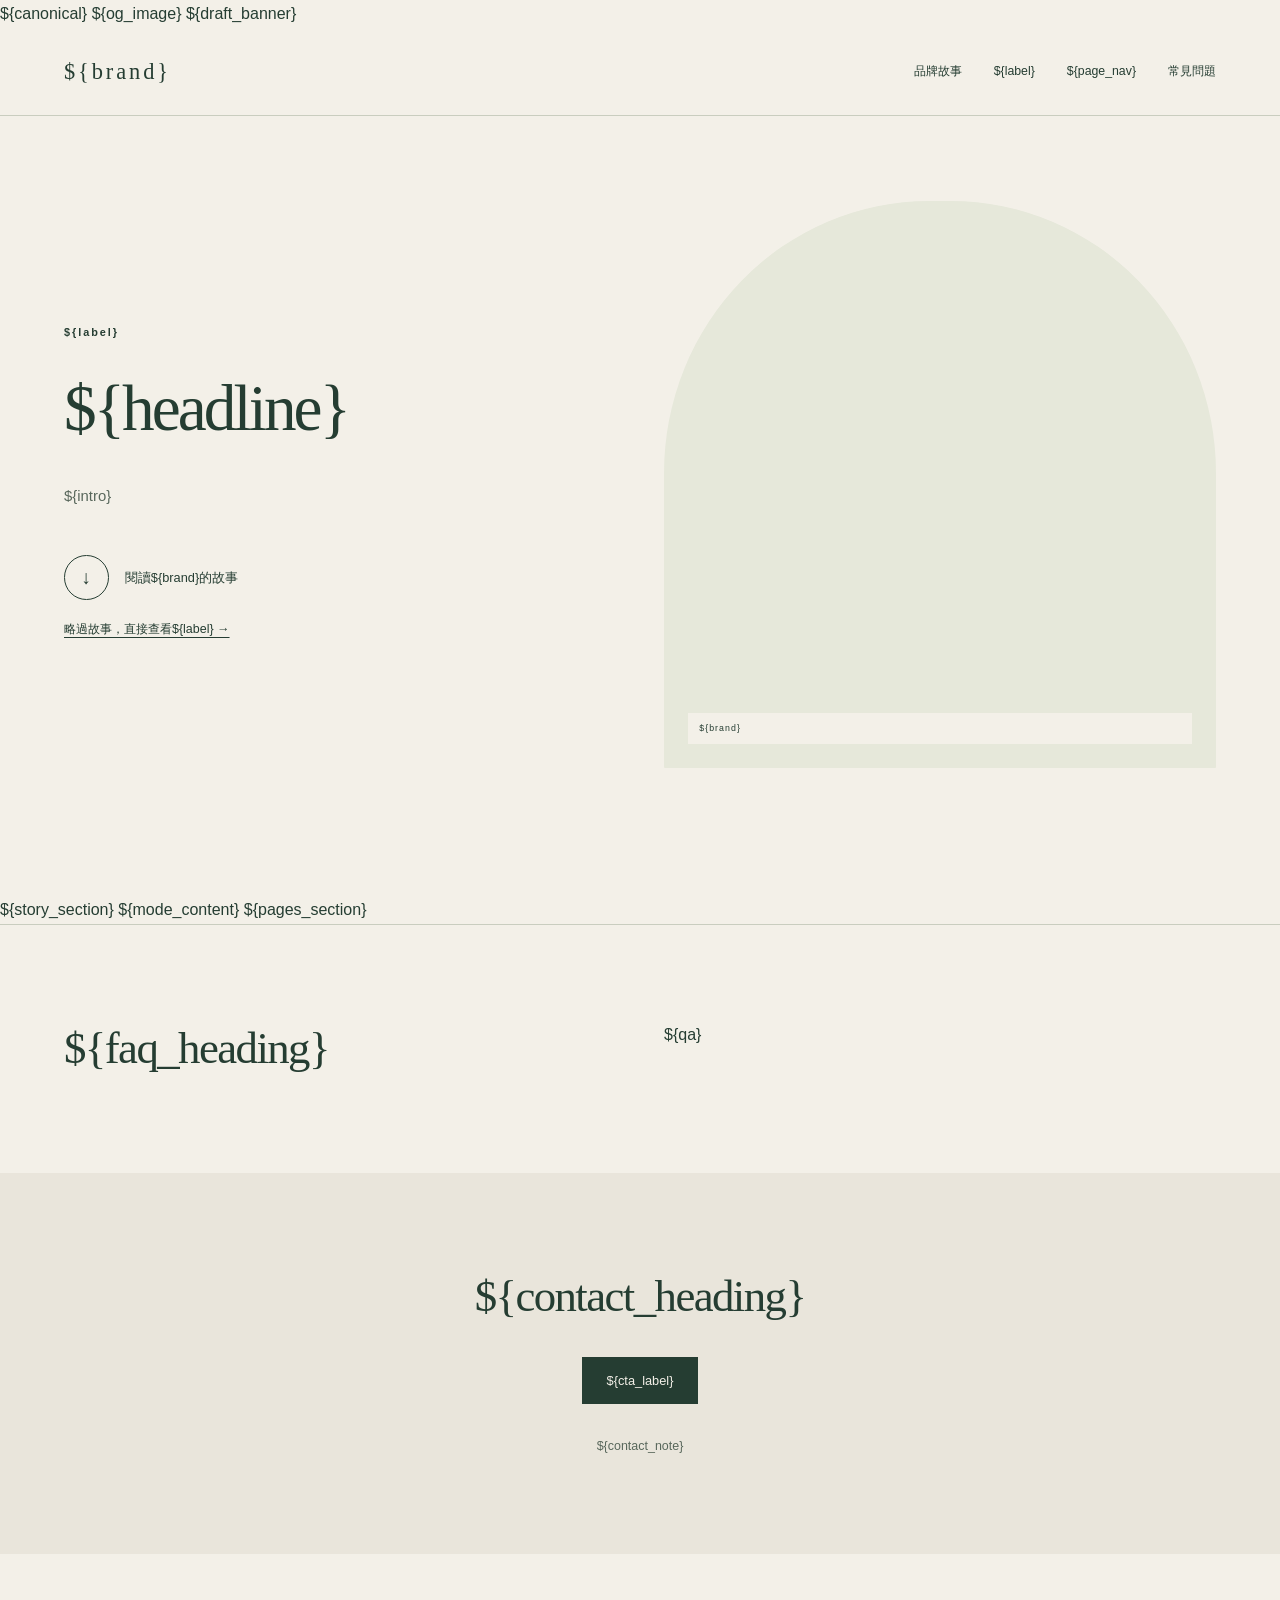
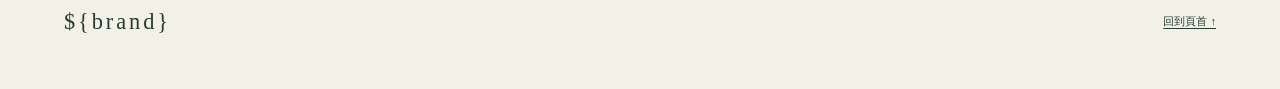
<file: scripts/seo_advisor/website/templates/index.html>
<!doctype html>
<html lang="${lang}">
<head>
  <meta charset="utf-8">
  <meta name="viewport" content="width=device-width,initial-scale=1">
  <title>${title}</title>
  <meta name="description" content="${description}">
  <meta name="robots" content="${robots}">
${canonical}
  <meta property="og:type" content="website">
  <meta property="og:title" content="${title}">
  <meta property="og:description" content="${description}">
${og_image}
  <link rel="stylesheet" href="styles.css">
  <link rel="stylesheet" href="story.css">
  <script type="application/ld+json">${structured_data}</script>
  <script src="story-timeline.js" defer></script>
  <script src="site.js" defer></script>
</head>
<body class="site-${kind}">
  <a class="skip-link" href="#main">跳到主要內容</a>
  ${draft_banner}
  <header class="site-header">
    <a href="#main" class="brand">${brand}</a>
    <nav aria-label="主要導覽"><a href="#story">品牌故事</a><a href="#selection">${label}</a>${page_nav}<a href="#faq">常見問題</a></nav>
    <button id="motion-toggle" class="motion-toggle" type="button" aria-pressed="false" hidden>動畫：開啟</button>
  </header>
  <main id="main" tabindex="-1">
    <section class="hero" aria-labelledby="hero-title">
      <div class="hero-copy"><p class="eyebrow">${label}</p><h1 id="hero-title">${headline}</h1><p class="intro">${intro}</p><a class="round-link" href="#story"><span aria-hidden="true">↓</span>閱讀${brand}的故事</a><a class="story-skip" href="#selection">略過故事，直接查看${label} →</a></div>
      <figure class="hero-image">${hero}<figcaption><span>${brand}</span></figcaption></figure>
    </section>
    ${story_section}
    ${mode_content}
    ${pages_section}
    <section class="faq section-pad" id="faq"><div><h2>${faq_heading}</h2></div><div class="answers">${qa}</div></section>
    <section class="contact section-pad" id="contact"><h2>${contact_heading}</h2><a class="button" href="${cta_url}">${cta_label}</a><p class="fineprint">${contact_note}</p></section>
  </main>
  <footer><a href="#main" class="brand">${brand}</a><a href="#main">回到頁首 ↑</a></footer>
</body>
</html>
</file>
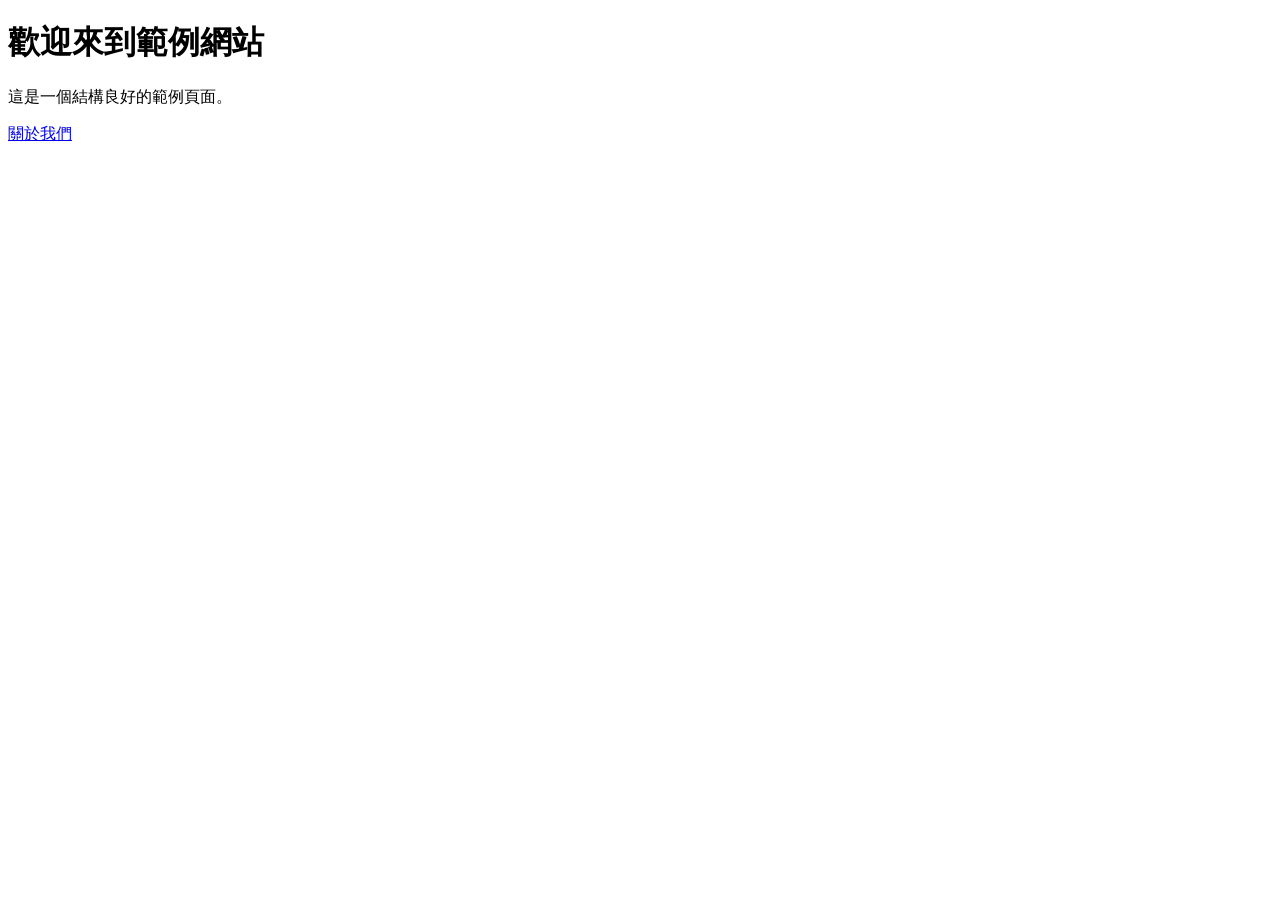
<file: scripts/tests/fixtures/good_site/index.html>
<!DOCTYPE html>
<html lang="zh-TW">
<head>
  <meta charset="utf-8">
  <title>首頁 - 範例網站</title>
  <meta name="description" content="這是一個結構良好的範例網站首頁，用於測試 Open SEO Advisor。">
  <link rel="canonical" href="https://example.com/index.html">
</head>
<body>
  <h1>歡迎來到範例網站</h1>
  <p>這是一個結構良好的範例頁面。</p>
  <a href="/about.html">關於我們</a>
</body>
</html>
</file>
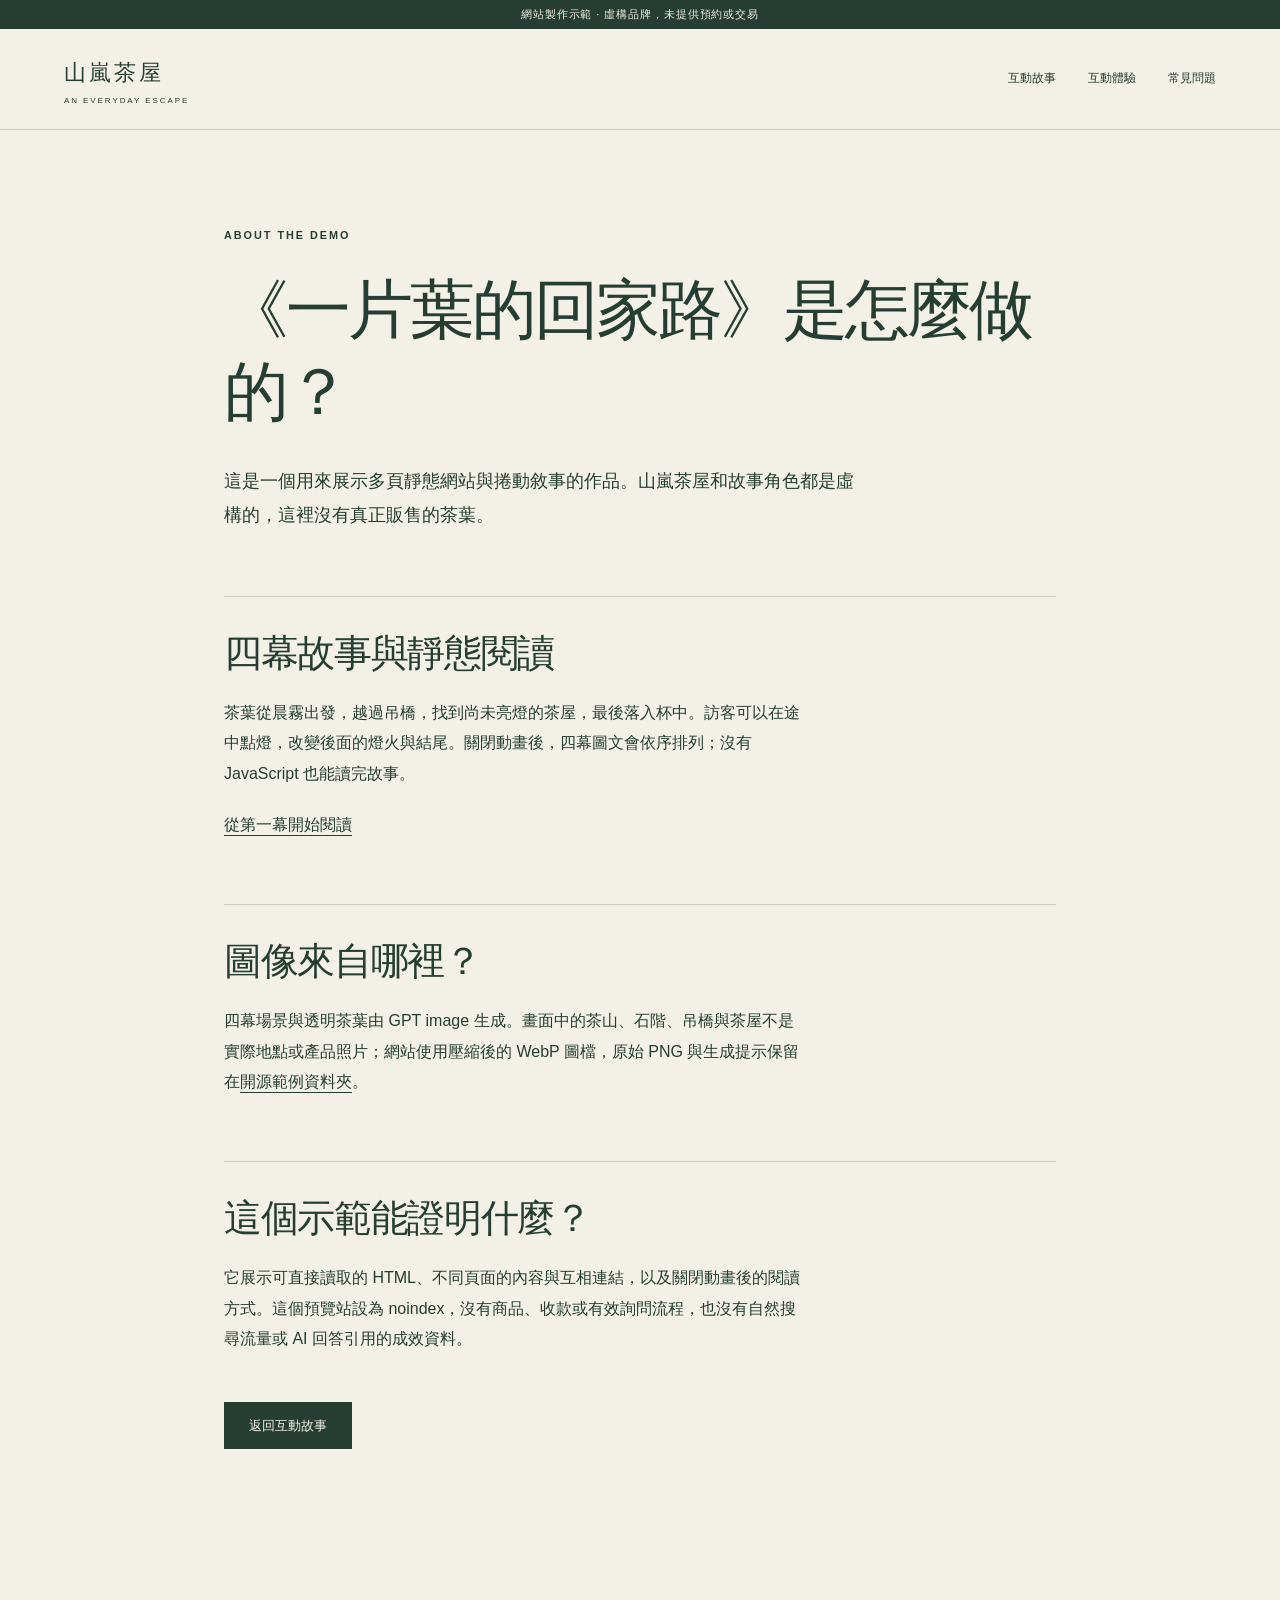
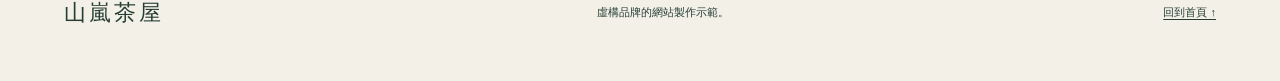
<file: examples/immersive-tea/site/public/about/index.html>
<!doctype html>
<html lang="zh-TW">
<head>
  <meta charset="utf-8">
  <meta name="viewport" content="width=device-width,initial-scale=1">
  <title>關於這個互動故事示範｜一片葉的回家路</title>
  <meta name="description" content="了解《一片葉的回家路》的四幕故事、GPT 圖像素材、靜態閱讀方式與虛構品牌範圍。這是網站製作示範，不是茶葉商品、預約或搜尋成效案例。">
  <meta name="robots" content="noindex,follow">
  <link rel="icon" href="../favicon.svg" type="image/svg+xml">
  <link rel="stylesheet" href="../styles.css">
</head>
<body>
  <a class="skip-link" href="#main">跳到主要內容</a>
  <div class="draft-banner" role="note">網站製作示範 · 虛構品牌，未提供預約或交易</div>
  <header class="site-header">
    <a href="../" class="brand">山嵐茶屋<span>AN EVERYDAY ESCAPE</span></a>
    <nav aria-label="主要導覽"><a href="../">互動故事</a><a href="../#selection">互動體驗</a><a href="../#faq">常見問題</a></nav>
  </header>
  <main class="about-page section-pad" id="main">
    <p class="eyebrow">ABOUT THE DEMO</p>
    <h1>《一片葉的回家路》是怎麼做的？</h1>
    <p class="about-lead">這是一個用來展示多頁靜態網站與捲動敘事的作品。山嵐茶屋和故事角色都是虛構的，這裡沒有真正販售的茶葉。</p>

    <section aria-labelledby="story-method">
      <h2 id="story-method">四幕故事與靜態閱讀</h2>
      <p>茶葉從晨霧出發，越過吊橋，找到尚未亮燈的茶屋，最後落入杯中。訪客可以在途中點燈，改變後面的燈火與結尾。關閉動畫後，四幕圖文會依序排列；沒有 JavaScript 也能讀完故事。</p>
      <p><a href="../#story">從第一幕開始閱讀</a></p>
    </section>

    <section aria-labelledby="asset-source">
      <h2 id="asset-source">圖像來自哪裡？</h2>
      <p>四幕場景與透明茶葉由 GPT image 生成。畫面中的茶山、石階、吊橋與茶屋不是實際地點或產品照片；網站使用壓縮後的 WebP 圖檔，原始 PNG 與生成提示保留在<a href="https://github.com/mars-tw/open-seo-advisor-skill/tree/main/examples/immersive-tea">開源範例資料夾</a>。</p>
    </section>

    <section aria-labelledby="demo-limits">
      <h2 id="demo-limits">這個示範能證明什麼？</h2>
      <p>它展示可直接讀取的 HTML、不同頁面的內容與互相連結，以及關閉動畫後的閱讀方式。這個預覽站設為 noindex，沒有商品、收款或有效詢問流程，也沒有自然搜尋流量或 AI 回答引用的成效資料。</p>
    </section>
    <p><a class="button" href="../">返回互動故事</a></p>
  </main>
  <footer><a href="../" class="brand">山嵐茶屋</a><p>虛構品牌的網站製作示範。</p><a href="../">回到首頁 ↑</a></footer>
</body>
</html>
</file>
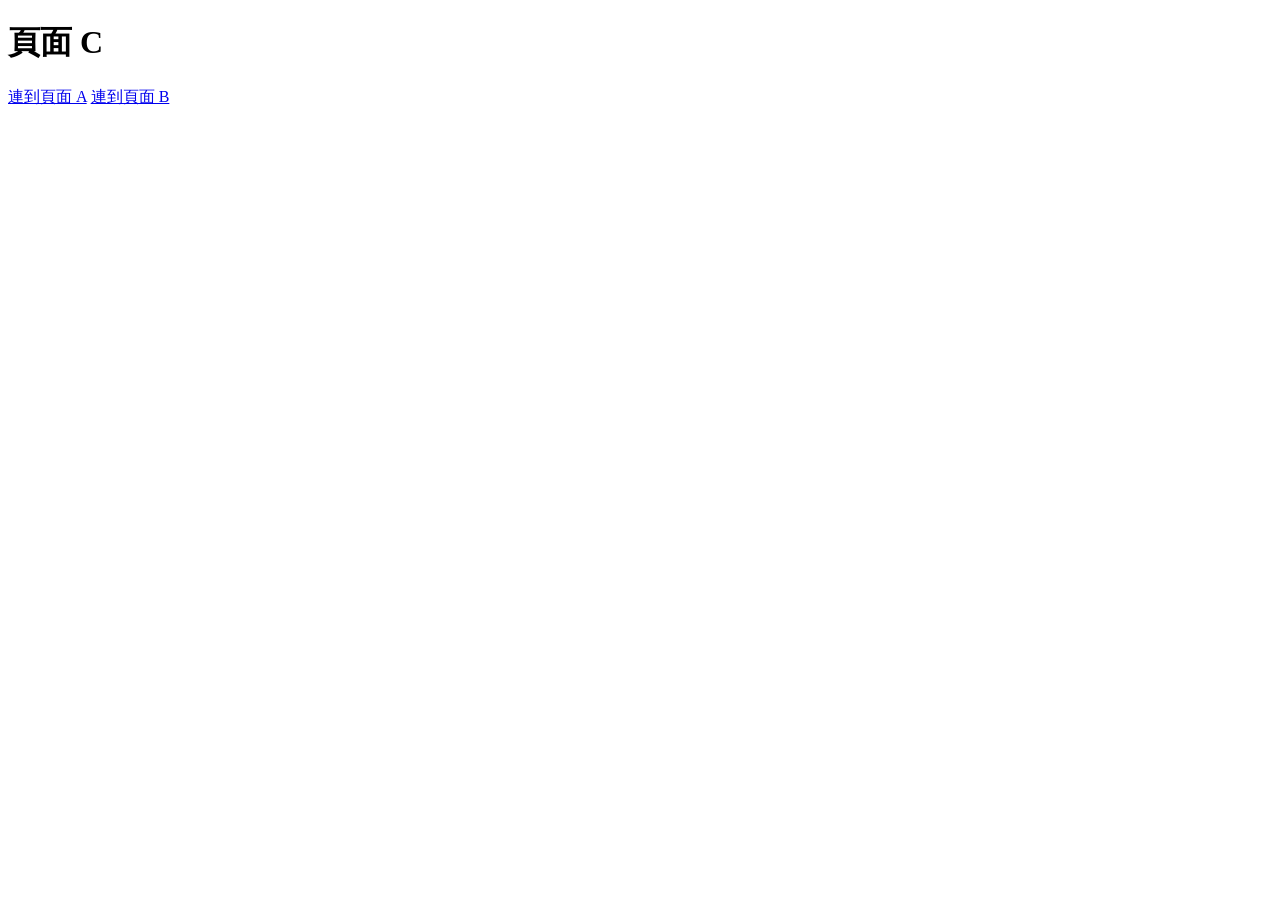
<file: scripts/tests/fixtures/duplicate_title_site/page-c-unique.html>
<!DOCTYPE html>
<html lang="zh-TW">
<head>
  <meta charset="utf-8">
  <title>獨特的標題 C</title>
  <meta name="description" content="頁面 C 的描述">
</head>
<body>
  <h1>頁面 C</h1>
  <a href="/page-a.html">連到頁面 A</a>
  <a href="/page-b.html">連到頁面 B</a>
</body>
</html>
</file>
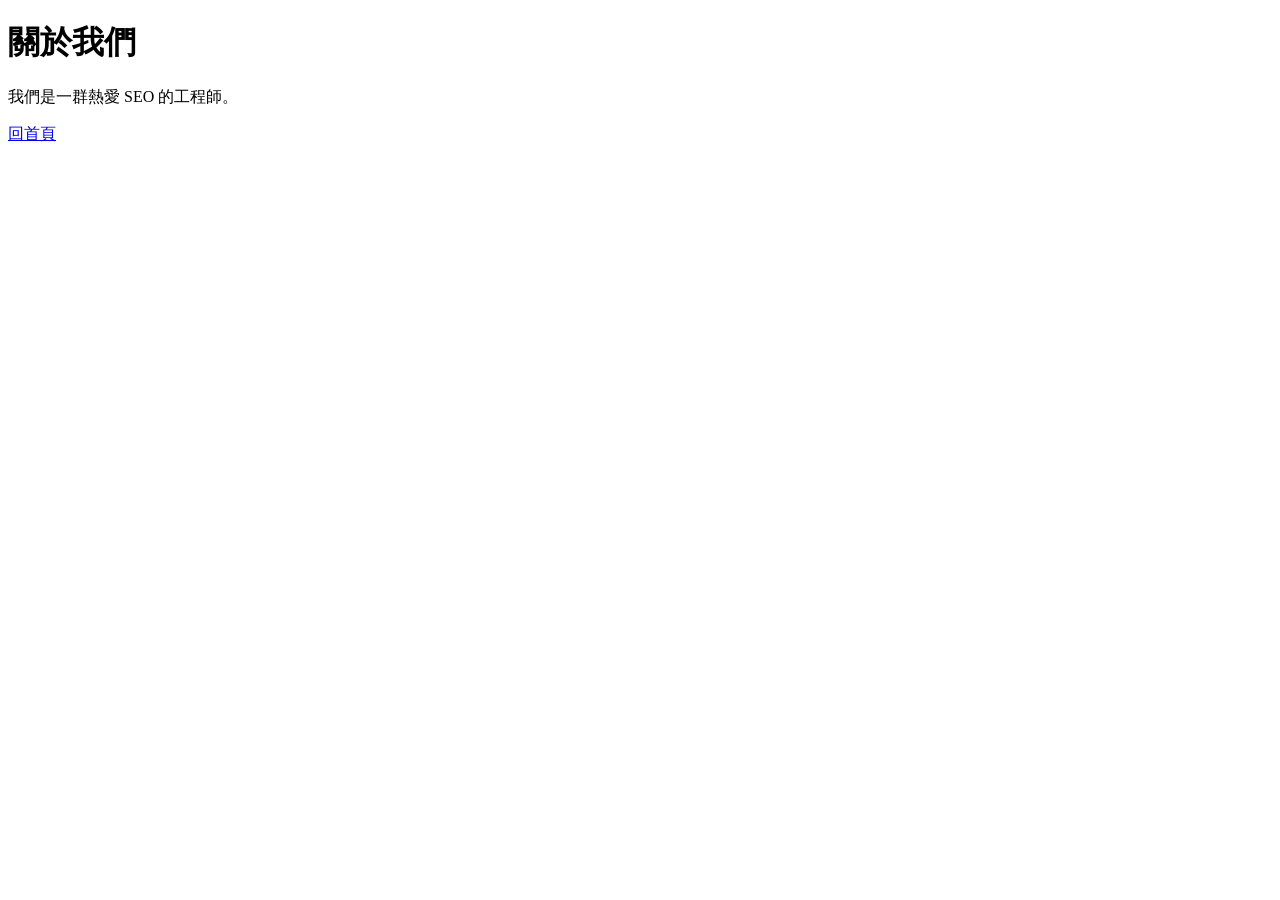
<file: scripts/tests/fixtures/good_site/about.html>
<!DOCTYPE html>
<html lang="zh-TW">
<head>
  <meta charset="utf-8">
  <title>關於我們 - 範例網站</title>
  <meta name="description" content="了解範例網站背後的團隊與故事。">
  <link rel="canonical" href="https://example.com/about.html">
</head>
<body>
  <h1>關於我們</h1>
  <p>我們是一群熱愛 SEO 的工程師。</p>
  <a href="/index.html">回首頁</a>
</body>
</html>
</file>
<file: examples/immersive-gongbi/public/styles.css>
:root{--silk:#eee5d2;--paper:#f6f0e3;--ink:#292d27;--muted:#6c695e;--vermilion:#9e382c;--gold:#a5874c;--line:#bdb09666;--nav-height:78px;color-scheme:light;font-family:Arial,"PingFang TC","Microsoft JhengHei",sans-serif;color:var(--ink);background:var(--silk);line-height:1.85}
*{box-sizing:border-box}body{margin:0}a{color:inherit;text-underline-offset:.35em}button{font:inherit;color:inherit;cursor:pointer}button[hidden],[hidden]{display:none!important}a:focus-visible,button:focus-visible,summary:focus-visible{outline:2px solid var(--vermilion);outline-offset:5px}button,a,summary{-webkit-tap-highlight-color:transparent}h1,h2,h3,p,figure{margin:0}h1,h2,h3{font-family:"Noto Serif TC","PMingLiU","MingLiU",Georgia,serif;font-weight:400;line-height:1.35}img{display:block;width:100%;height:auto}button{background:none;border:0}.eyebrow{font-size:.68rem;letter-spacing:.22em;color:var(--vermilion);margin-bottom:1.5rem}.skip-link{position:fixed;z-index:100;left:1rem;top:0;transform:translateY(-150%);background:var(--ink);color:var(--paper);padding:.65rem 1rem}.skip-link:focus{transform:none}
.site-header{display:flex;align-items:center;justify-content:space-between;gap:2rem;padding:1.35rem 5vw;border-bottom:1px solid var(--line)}.wordmark{display:flex;gap:.85rem;align-items:center;text-decoration:none;font-family:"PMingLiU",serif;font-size:1.28rem;letter-spacing:.2em}.wordmark-seal{display:grid;place-items:center;width:2.15rem;height:2.5rem;border:1px solid var(--vermilion);color:var(--vermilion);font-size:1.6rem;line-height:1;letter-spacing:0}.wordmark small{display:block;font:normal .48rem/1.4 Arial,sans-serif;letter-spacing:.14em;margin-top:.45rem}.site-header nav{display:flex;align-items:center;gap:2rem;font-size:.72rem}.site-header nav a{text-decoration:none}.motion-toggle{font-size:.67rem;border:1px solid var(--line);padding:.35rem .6rem;white-space:nowrap}
.hero{position:relative;display:grid;grid-template-columns:1fr 1fr;gap:8%;align-items:center;max-width:1500px;margin:0 auto;padding:4.5rem 8vw 5.5rem;min-height:calc(100svh - 93px)}.hero-copy{max-width:33rem}.hero h1{font-size:clamp(3.3rem,6.9vw,7.4rem);line-height:1.25;letter-spacing:-.015em}.hero h1 span{font-size:.78em;letter-spacing:.03em;white-space:nowrap}.hero-intro{font-family:"PMingLiU",serif;font-size:1.14rem;letter-spacing:.09em;line-height:1.85;margin-top:2rem}.hero-description{margin-top:1.3rem;font-size:.8rem;color:var(--muted);line-height:1.9}.hero-actions{display:flex;align-items:center;gap:1.7rem;margin-top:2.6rem}.primary-link{display:flex;align-items:center;justify-content:space-between;gap:2.3rem;padding:.7rem 0;border-bottom:1px solid var(--vermilion);text-decoration:none;color:var(--vermilion);font-size:.82rem}.primary-link span{font-size:1.4rem}.quiet-button,.image-fallback{font-size:.75rem;padding:.5rem 0;text-decoration:none;border-bottom:1px solid var(--line)}.skip-story{display:block;font-size:.66rem;width:fit-content;margin-top:1.2rem;color:var(--muted);text-decoration:none}.edition-note{font-size:.57rem;letter-spacing:.1em;line-height:1.8;color:var(--muted);margin-top:3rem}.hero-art{position:relative;width:100%;max-width:430px;margin:auto}.portrait-mat{padding:clamp(12px,1.5vw,23px);background:var(--paper);border:1px solid #c6b899;box-shadow:6px 13px 24px #57432416}.portrait-mat img{aspect-ratio:2/3;object-fit:cover}.hero-art figcaption{display:flex;justify-content:space-between;gap:1rem;font-size:.54rem;color:var(--muted);margin-top:1rem}.vertical-note{position:absolute;right:-2.9rem;top:5rem;writing-mode:vertical-rl;font-family:"PMingLiU",serif;font-size:.8rem;letter-spacing:.5em;color:var(--gold)}.hero-bottom-mark{position:absolute;left:3vw;bottom:3rem;font-size:.6rem;writing-mode:vertical-rl;letter-spacing:.18em;color:var(--gold)}
.process{position:relative;background:#e8ddc7;border-top:1px solid var(--line);isolation:isolate}.process-nav{display:flex;align-items:center;justify-content:space-between;gap:1.5rem;min-height:78px;padding:1rem 5vw;background:#f1e8d7f7;border-bottom:1px solid #b1a38870;position:relative;z-index:20}.process-title{font-family:"PMingLiU",serif;letter-spacing:.1em;font-size:.82rem;text-decoration:none;white-space:nowrap}.process-nav ol{display:flex;gap:clamp(.8rem,2.4vw,2.5rem);padding:0;margin:0;list-style:none}.process-nav ol a{font-size:.77rem;display:flex;gap:.5rem;align-items:center;text-decoration:none;color:var(--muted);white-space:nowrap}.process-nav ol a>span{font-family:"PMingLiU",serif;font-size:.63rem;color:var(--gold);padding-right:.1rem}.process-nav ol a[aria-current="step"]{color:var(--vermilion)}.process-nav ol a[aria-current="step"]>span{color:var(--vermilion)}.process-tools{display:flex;gap:1.2rem;align-items:center;font-size:.68rem;white-space:nowrap}.process-tools>a{text-decoration:none}.process-tools .motion-toggle{border:0;padding:0;border-bottom:1px solid var(--line)}
.process-beat{display:grid;grid-template-columns:minmax(0,1fr) minmax(0,1fr);gap:9%;align-items:center;padding:4.5rem 8vw;max-width:1500px;margin:auto;scroll-margin-top:var(--nav-height);position:relative}.static-study{width:100%;max-width:400px;margin:auto;position:relative}.static-study img,.silk-sheet{aspect-ratio:2/3;object-fit:cover;background:var(--silk);border:1px solid #b9a88780}.static-study figcaption{font-size:.65rem;color:var(--muted);margin-top:.8rem}.silk-sheet{display:grid;place-items:center;background:repeating-linear-gradient(0deg,#e9dfc8 0,#e9dfc8 3px,#e4dac32e 4px)}.silk-sheet span{font-family:"PMingLiU",serif;font-size:4rem;color:#b1a08066}.beat-copy{max-width:31rem}.beat-copy h3{font-size:clamp(2.1rem,3.3vw,3.8rem);letter-spacing:.01em}.beat-copy>p{font-size:.91rem;max-width:27rem;color:#514f46;margin-top:1.7rem;line-height:2.1}.beat-copy .beat-aside{font-size:.64rem;color:var(--muted);margin-top:2rem;padding-left:1rem;border-left:1px solid var(--gold)}.beat-end-actions{display:flex;align-items:center;gap:1.8rem;margin-top:2rem;font-size:.74rem}.beat-end-actions>a{text-decoration:none;border-bottom:1px solid var(--line)}
.seal-options{display:flex;gap:1rem;margin-top:1.4rem}.seal-options button{font-family:"DFKai-SB","KaiTi","PMingLiU",serif;font-size:1.8rem;display:grid;place-items:center;width:3.3rem;height:3.5rem;border:1px solid #aa635b80;color:var(--vermilion);line-height:1}.seal-options button[aria-pressed="true"]{background:var(--vermilion);color:var(--paper);outline:1px solid var(--paper);outline-offset:-5px}.beat-copy .seal-status{font-size:.66rem;margin-top:1rem;color:var(--vermilion)}.static-seal{position:absolute;left:9%;top:26%;display:grid;place-items:center;width:11.2%;aspect-ratio:1;font-size:clamp(20px,3vw,62px);line-height:1;font-family:"DFKai-SB","KaiTi",serif;border:2px solid var(--vermilion);color:var(--vermilion);transform:rotate(-5deg);outline:1px solid var(--vermilion);outline-offset:-6px}
body[data-motion="on"] .process{display:grid;grid-template-columns:minmax(0,1fr);grid-template-rows:auto auto}
body[data-motion="on"] .process-nav{grid-area:1/1;align-self:start;position:sticky;top:0}
body[data-motion="on"] .process-stage{grid-area:2/1;align-self:start;position:sticky;top:var(--nav-height);height:calc(100svh - var(--nav-height));margin-bottom:0;z-index:1;overflow:hidden;background:radial-gradient(ellipse at 75% 48%,#f2eadb 0%,#e8ddc7 65%)}
body[data-motion="on"] .process-beats{grid-area:2/1;min-width:0;position:relative;z-index:2;pointer-events:none}
.canvas-shell{position:absolute;right:8vw;top:4%;height:88%;aspect-ratio:2/3;max-width:48vw;background:#e9dfc8;border:1px solid #ad9a79;box-shadow:5px 10px 22px #4e3d221f}.canvas-shell svg{display:block;width:100%;height:100%;overflow:visible}.canvas-shell figcaption{position:absolute;top:calc(100% + .55rem);left:0;right:0;display:flex;justify-content:space-between;font-size:.58rem;letter-spacing:.07em;color:#79715e}.studio-ruler{position:absolute;right:calc(8vw - 3rem);top:14%;height:63%;display:flex;flex-direction:column;align-items:center;justify-content:space-between;color:#a39478;font-family:"PMingLiU",serif;font-size:.7rem}.studio-ruler i{height:19%;width:1px;background:#b5a58560}.painting-progress{position:absolute;bottom:0;left:0;right:0;height:2px;background:#b0a38935}.painting-progress span{display:block;width:0;height:100%;background:var(--vermilion)}.mobile-stage-caption{display:none}
body[data-motion="on"] .process-beat{display:flex;align-items:center;justify-content:flex-start;min-height:112svh;padding:10vh 8vw 14vh;z-index:2;pointer-events:none}
body[data-motion="on"] .process-beat .beat-copy{width:35vw;max-width:440px;padding:1.5rem 1rem 1.5rem 0;pointer-events:auto}
body[data-motion="on"] .process-beat .static-study{position:absolute;width:1px;height:1px;padding:0;margin:-1px;clip-path:inset(50%);overflow:hidden;white-space:nowrap}
.afterword{display:grid;grid-template-columns:1fr 1fr;gap:10%;padding:6rem 8vw 7rem;background:var(--paper);border-top:1px solid var(--line)}.afterword h2{font-size:clamp(2rem,3vw,3.2rem);line-height:1.5}.about-copy{max-width:35rem}.about-copy>p{font-size:.81rem;color:var(--muted);margin-bottom:1.5rem;line-height:2}.about-copy details{padding:1.1rem 0;border-top:1px solid var(--line);font-size:.77rem}.about-copy details p{font-size:.76rem;color:var(--muted);margin-top:.8rem}.about-copy summary{cursor:pointer}footer{padding:2.2rem 5vw;display:flex;justify-content:space-between;align-items:center;gap:2rem;font-size:.66rem;border-top:1px solid var(--line)}footer .footer-title{font-family:"PMingLiU",serif;font-size:1.2rem;letter-spacing:.15em;text-decoration:none}footer p{color:var(--muted)}footer>a:last-child{text-decoration:none}
dialog{border:1px solid #9a8c72;padding:0;background:var(--paper);color:var(--ink);max-width:min(92vw,900px);max-height:92svh;width:760px;box-shadow:0 20px 80px #111a1699}dialog::backdrop{background:#22241dba;backdrop-filter:blur(3px)}dialog header{position:sticky;top:0;z-index:2;display:flex;align-items:center;justify-content:space-between;padding:1rem 1.5rem;background:#f6f0e3f7;border-bottom:1px solid var(--line)}dialog h2{font-size:1.1rem}dialog header button{font-size:.78rem;padding:.3rem .6rem;border:1px solid var(--line)}.dialog-portrait{position:relative;margin:1.5rem auto;max-width:90%;width:580px}.dialog-portrait img{width:100%;height:auto}dialog>p{font-size:.66rem;text-align:center;color:var(--muted);padding:0 1rem 1.5rem}
@media(max-width:1050px){.process-title{display:none}.process-nav{gap:1rem}.hero{gap:6%;padding:4rem 7vw}.hero-art{max-width:370px}.hero h1{font-size:6.8vw}.hero-intro{font-size:1rem}.hero-description{font-size:.74rem}.vertical-note{right:-2.4rem}.canvas-shell{right:6vw;max-width:48vw}.studio-ruler{right:2vw}body[data-motion="on"] .process-beat{padding-left:6vw}body[data-motion="on"] .process-beat .beat-copy{width:37vw}.beat-copy h3{font-size:3.4vw}.beat-copy>p{font-size:.83rem}}
@media(max-width:650px){:root{--nav-height:95px}.site-header{padding:1.1rem 1.3rem;gap:1rem}.wordmark{font-size:1.1rem;gap:.55rem}.wordmark small{font-size:.37rem;letter-spacing:.05em}.wordmark-seal{width:1.7rem;height:2.1rem;font-size:1.4rem}.site-header nav{gap:.7rem;font-size:.62rem}.site-header nav>a{display:none}.hero{display:flex;flex-direction:column;gap:2.5rem;padding:3rem 1.8rem 3.5rem;align-items:stretch}.hero h1{font-size:3.7rem}.hero .eyebrow{font-size:.61rem;margin-bottom:1rem}.hero-copy{max-width:none}.hero-intro{font-size:1.02rem;margin-top:1.5rem}.hero-description{font-size:.77rem}.hero-actions{margin-top:1.8rem}.hero-art{max-width:340px;width:92%;margin:0 auto}.portrait-mat{padding:14px}.hero-art figcaption{font-size:.49rem}.vertical-note{right:-1.9rem;top:3rem;font-size:.63rem;letter-spacing:.4em}.edition-note{margin-top:2rem;font-size:.53rem}.hero-bottom-mark{display:none}.process-nav{flex-wrap:wrap;gap:.7rem;padding:.85rem 1.15rem;min-height:92px}.process-nav ol{justify-content:space-between;width:100%;gap:.6rem}.process-nav ol a{font-size:.71rem;gap:.3rem}.process-tools{margin-left:auto;font-size:.62rem;gap:1.2rem}.process-tools .motion-toggle{font-size:.61rem}.process-beat{display:flex;flex-direction:column;gap:2rem;padding:2.8rem 1.8rem;align-items:stretch}.static-study{max-width:300px}.beat-copy h3{font-size:2.1rem}.beat-copy>p{font-size:.84rem;margin-top:1.1rem}.beat-copy .beat-aside{margin-top:1.1rem}.beat-copy{max-width:none}.afterword{display:block;padding:3.5rem 1.8rem}.afterword h2{font-size:2rem;margin-bottom:2rem}.about-copy>p{font-size:.8rem}footer{flex-wrap:wrap;gap:1rem;padding:1.7rem 1.4rem}footer .footer-title{width:100%}footer p,footer>a:last-child{font-size:.61rem}.canvas-shell{right:auto;left:50%;transform:translateX(-50%);height:51svh;max-height:65%;top:13px;max-width:84vw}.canvas-shell figcaption{font-size:.51rem;top:calc(100% + .3rem)}.studio-ruler{display:none}.mobile-stage-caption{display:block;position:absolute;left:1.5rem;right:1.5rem;top:calc(51svh + 2.5rem);z-index:5}.mobile-stage-caption .eyebrow{font-size:.54rem;letter-spacing:.14em;margin-bottom:.45rem}.mobile-stage-caption .stage-heading{font-size:1.55rem;line-height:1.45}.mobile-stage-caption p{font-size:.75rem;color:#514f46;line-height:1.85;max-width:36rem;margin-top:.65rem}.mobile-seals{margin-top:.9rem;gap:.8rem}.mobile-seals button{width:2.65rem;height:2.8rem;font-size:1.4rem}body[data-motion="on"] .process-beat{min-height:112svh;padding:0;pointer-events:none}body[data-motion="on"] .process-beat .beat-copy{position:absolute;width:1px;height:1px;margin:-1px;padding:0;overflow:hidden;clip-path:inset(50%);white-space:nowrap;pointer-events:none}.dialog-portrait{max-width:92%}dialog header{padding:.8rem 1rem}dialog h2{font-size:.95rem}.static-seal{font-size:1.6rem}}
@media(max-width:650px) and (max-height:740px){.canvas-shell{height:45svh}.mobile-stage-caption{top:calc(45svh + 2rem)}.mobile-stage-caption .stage-heading{font-size:1.35rem}.mobile-stage-caption p{font-size:.7rem}.mobile-stage-caption .eyebrow{margin-bottom:.3rem}.mobile-seals{margin-top:.6rem}.mobile-seals button{width:2.4rem;height:2.5rem}}
@media(prefers-reduced-motion:reduce){*,*::before,*::after{scroll-behavior:auto!important;transition:none!important;animation:none!important}}

#ending-text{white-space:pre-line}
.mobile-stage-caption .stage-heading{font-family:"Noto Serif TC","PMingLiU","MingLiU",Georgia,serif;font-weight:400}
@media(max-width:1050px){.process-title{display:block;position:absolute;width:1px;height:1px;overflow:hidden;clip-path:inset(50%);white-space:nowrap}}
.mobile-end-actions{display:flex;align-items:center;gap:1.7rem;margin-top:.7rem;font-size:.65rem}.mobile-end-actions .quiet-button,.mobile-end-actions .image-fallback{font-size:inherit;padding:.2rem 0}.mobile-end-actions>a:last-child{text-decoration:none}.static-note{font-size:.73rem;color:var(--muted);margin-top:1rem}
.studio-section{position:relative;margin:5rem 5vw 4rem}.studio-section figure{position:relative}.studio-section img{width:100%;height:clamp(370px,44vw,650px);object-fit:cover;object-position:center 55%}.studio-section figcaption{position:absolute;bottom:1rem;right:1.2rem;color:var(--paper);background:#342c22a6;padding:.2rem .5rem;font-size:.56rem;letter-spacing:.08em}.studio-caption{position:absolute;left:6%;top:24%;max-width:37%;color:#38352d}.studio-caption h2{font-size:clamp(2rem,3.3vw,3.7rem);line-height:1.45}.studio-caption p{font-size:.8rem;line-height:2;margin-top:1.6rem}.studio-caption .eyebrow{margin-bottom:1.1rem}@media(max-width:650px){.studio-section{margin:2.8rem 1.3rem}.studio-section img{height:auto;object-fit:contain}.studio-section figcaption{bottom:.6rem;right:.6rem;font-size:.47rem}.studio-caption{position:static;max-width:none;padding:1.8rem .5rem .3rem}.studio-caption h2{font-size:2rem}.studio-caption p{font-size:.8rem;margin-top:1rem}.studio-caption .eyebrow{font-size:.6rem;margin-bottom:.8rem}}
</file>
<file: examples/immersive-tea/site/public/styles.css>
/* All content is visible before JavaScript; movement is progressive enhancement. */
:root{color-scheme:light;--paper:#f3f0e8;--ink:#253d32;--muted:#58675b;--line:#c9cdbf;--accent:#a45032;--soft:#e6e8da;--gutter:clamp(1.4rem,5vw,6rem);font-family:Arial,"PingFang TC","Microsoft JhengHei",sans-serif;line-height:1.75;color:var(--ink);background:var(--paper)}
*{box-sizing:border-box}body{margin:0}a{color:inherit;text-decoration-thickness:1px;text-underline-offset:.3em}button{font:inherit;cursor:pointer}button[hidden],[hidden]{display:none!important}button,a,summary{-webkit-tap-highlight-color:transparent}a:focus-visible,button:focus-visible,summary:focus-visible{outline:3px solid var(--accent);outline-offset:5px}img{display:block;width:100%;height:100%;object-fit:cover}figure,p,h1,h2,h3{margin:0}h1,h2,h3{font-family:Georgia,"Noto Serif TC","PMingLiU",serif;font-weight:400;line-height:1.25}p{max-width:65ch}h1{font-size:clamp(2.7rem,5.1vw,5.9rem);letter-spacing:-.045em}h2{font-size:clamp(2.1rem,3.5vw,4.1rem);letter-spacing:-.035em}h3{font-size:1.5rem}.eyebrow{display:block;font-size:.68rem;letter-spacing:.18em;font-weight:600;margin-bottom:1.6rem}.fineprint{font-size:.78rem;color:var(--muted)}.section-pad{padding:6rem var(--gutter)}
.skip-link{position:fixed;top:0;left:1rem;z-index:10;transform:translateY(-160%);padding:.8rem 1.3rem;background:white}.skip-link:focus{transform:none}.draft-banner{padding:.3rem 1rem;text-align:center;background:var(--ink);color:var(--paper);font-size:.7rem;letter-spacing:.08em}.site-header{display:flex;align-items:center;gap:2rem;padding:1.5rem var(--gutter);border-bottom:1px solid var(--line)}.brand{font-family:Georgia,"PMingLiU",serif;font-size:1.4rem;text-decoration:none;letter-spacing:.13em}.brand span{display:block;font:normal .5rem Arial,sans-serif;letter-spacing:.24em;margin-top:.2rem}.site-header nav{display:flex;gap:2rem;margin-left:auto;font-size:.77rem}.site-header nav a{text-decoration:none}.site-header nav a:hover{text-decoration:underline}.motion-toggle{border:1px solid var(--line);border-radius:2rem;padding:.35rem .7rem;background:transparent;font-size:.65rem;white-space:nowrap}
.hero{position:relative;display:grid;grid-template-columns:1fr 1fr;gap:3rem;padding:5rem var(--gutter) 6rem;min-height:calc(100svh - 120px);align-items:center}.hero-copy{position:relative;z-index:1;padding-bottom:2rem}.hero .intro{max-width:29rem;font-size:.93rem;margin-top:2rem;color:var(--muted);line-height:1.95}.hero-image{height:clamp(430px,63vh,740px);position:relative;align-self:stretch;margin-top:.3rem;overflow:hidden;background:var(--soft);border-radius:48% 48% 1px 1px}.hero-image img{object-position:60% center}.hero-image figcaption{position:absolute;bottom:1.5rem;left:1.5rem;right:1.5rem;display:flex;justify-content:space-between;font-size:.55rem;letter-spacing:.12em;background:var(--paper);color:var(--ink);padding:.5rem .7rem;gap:1rem}.round-link{display:inline-flex;align-items:center;gap:1rem;margin-top:2.8rem;font-size:.8rem;text-decoration:none}.round-link span{display:grid;place-items:center;border:1px solid var(--ink);border-radius:50%;width:2.8rem;height:2.8rem;font-size:1.2rem}.hero-footnote{position:absolute;left:var(--gutter);bottom:2rem;font-size:.5rem;letter-spacing:.18em;line-height:1.5}.visual-draft{height:100%;display:flex;flex-direction:column;align-items:center;justify-content:center;background:var(--soft);color:#566c58;gap:2rem;min-height:250px}.visual-draft>span{font-family:"PMingLiU",serif;font-size:clamp(7rem,18vw,18rem);font-weight:400;line-height:1}.visual-draft small{font-size:.6rem;letter-spacing:.1em}
.story{display:grid;grid-template-columns:1fr 1fr;gap:12%;border-top:1px solid var(--line);align-items:start}.story-visual{position:sticky;top:2rem}.story-visual figure{height:76vh;max-height:760px;min-height:340px;overflow:hidden;position:relative;background:var(--soft)}.story-visual img{transform:none}.story-visual figcaption{position:absolute;left:1.4rem;right:1.4rem;bottom:1.4rem;display:flex;justify-content:space-between;color:var(--ink);background:var(--paper);padding:.6rem .8rem;font-size:.6rem;letter-spacing:.1em}.story-visual>.fineprint{margin-top:1rem}.chapter{min-height:78vh;display:flex;flex-direction:column;justify-content:center;padding:3rem 0;border-top:1px solid var(--line)}.chapter:first-child{border-top:0}.chapter h3{max-width:9em}.chapter p{margin-top:2rem;color:var(--muted);font-size:.95rem;line-height:2;max-width:26rem}.chapter .eyebrow{color:var(--accent)}.reveal{transition:opacity .65s ease,transform .65s ease}body[data-reveal="on"] .reveal:not(.in-view){opacity:.2;transform:translateY(20px)}
.button{display:inline-flex;justify-content:center;align-items:center;background:var(--ink);color:var(--paper);border:1px solid var(--ink);padding:.85rem 1.5rem;text-decoration:none;font-size:.8rem;line-height:1.4;min-height:46px}.button:hover{background:var(--accent);border-color:var(--accent)}.invitation{background:var(--soft);text-align:center}.invitation h2{font-size:clamp(2.4rem,4.5vw,5rem)}.invitation>p{margin:2rem auto;max-width:30rem;font-size:.9rem}.service-steps{display:flex;justify-content:space-between;gap:2rem;max-width:900px;margin:5rem auto 0;padding-top:2rem;border-top:1px solid #b3bdab;font-size:.78rem}.service-steps span{display:block;color:var(--accent);font-size:.7rem;margin-bottom:.8rem}.section-heading{display:flex;align-items:end;justify-content:space-between;gap:2rem;margin-bottom:3rem}.section-heading .eyebrow{margin:0 0 .5rem}.products{display:grid;grid-template-columns:repeat(3,minmax(0,1fr));gap:2rem}.product{border-top:1px solid var(--line);padding:1.5rem 0}.product-number{font-family:Georgia,serif;font-size:5rem;line-height:1.6;color:var(--accent);border-bottom:1px solid var(--line);margin-bottom:2rem}.product p{font-size:.86rem;margin:1rem 0;color:var(--muted)}.product .price{color:var(--ink)}.product .fineprint{font-size:.72rem}.demo-cart{margin-top:3rem;padding:2rem;border:1px solid var(--line)}.demo-cart p{font-size:.82rem;margin-top:1rem}.demo-cart ul{padding-left:1.2rem}.text-button{background:transparent;border:0;border-bottom:1px solid currentColor;padding:.5rem 0;color:var(--ink)}.experience{background:var(--ink);color:var(--paper)}.experience>p{margin-top:2rem;max-width:36rem;font-size:.88rem}.mood-options{display:flex;gap:1rem;margin:2rem 0}.mood-options button{border:1px solid #aeb5a4;color:var(--paper);background:transparent;border-radius:50%;width:5rem;height:5rem;font:2rem Georgia,"PMingLiU",serif}.mood-options button[aria-pressed="true"]{background:var(--paper);color:var(--ink)}.mood-notes{display:grid;grid-template-columns:repeat(3,minmax(0,1fr));gap:2rem;margin-top:3rem}.mood-notes article{padding-top:1.5rem;border-top:1px solid #7c8d7f}.mood-notes article.selected{border-color:#f4c8a2;border-width:3px}.mood-notes p{font-size:.86rem;margin-top:1rem}.experience .fineprint{color:#c5cebd}
.faq{display:grid;grid-template-columns:1fr 1fr;gap:3rem;border-top:1px solid var(--line)}.answers details{padding:1.5rem 0;border-bottom:1px solid var(--line)}.answers details:first-child{border-top:1px solid var(--line)}.answers summary{cursor:pointer;font-size:.95rem;padding-right:1rem}.answers details p{margin-top:1.2rem;color:var(--muted);font-size:.85rem;line-height:1.95}.contact{text-align:center;background:#e9e5db}.contact .button{margin:2rem 0}.contact .fineprint{margin:auto}footer{padding:3rem var(--gutter);display:flex;justify-content:space-between;align-items:center;gap:2rem}footer p,footer>a:last-child{font-size:.7rem}.site-shop{--accent:#9b4e32}.site-experience .hero-image{border-radius:0}.site-experience .hero-copy .eyebrow{color:var(--accent)}
body[data-motion="off"] .reveal{transition:none!important;transform:none!important;opacity:1!important}body[data-motion="off"] .story-visual img{transform:none;will-change:auto}
.story-skip{display:block;margin-top:1.2rem;font-size:.78rem;width:fit-content}
body[data-motion="off"] .story-visual{position:static}body[data-motion="off"] .chapter{min-height:0}
.about-page{max-width:960px;margin:0 auto}.about-page .about-lead{font-size:1.1rem;line-height:1.9;margin-top:2rem}.about-page section{margin-top:4rem;border-top:1px solid var(--line);padding-top:2rem}.about-page h2{font-size:clamp(1.7rem,3vw,2.6rem)}.about-page section p{margin-top:1.3rem;line-height:1.9}.about-page>.button{margin-top:2rem}.about-page>p:last-child{margin-top:3rem}
@media(prefers-reduced-motion:reduce){body:not([data-motion="on"]) *,body:not([data-motion="on"]) *::before,body:not([data-motion="on"]) *::after{animation:none!important;transition:none!important;scroll-behavior:auto!important}body:not([data-motion="on"]) .story-visual{position:static}body:not([data-motion="on"]) .story-visual img{transform:none!important;will-change:auto}body:not([data-motion="on"]) .reveal{opacity:1!important;transform:none!important}body:not([data-motion="on"]) .chapter{min-height:0}}
@media(min-width:1600px){main{max-width:1800px;margin:auto}}
@media(max-width:850px){.site-header{gap:1rem;flex-wrap:wrap}.site-header nav{order:3;justify-content:space-between;width:100%;gap:1rem}.motion-toggle{margin-left:auto}.hero{grid-template-columns:1fr;gap:2rem;padding-top:3rem}.hero-copy{padding:0}.hero-image{height:70vh;max-height:700px;margin-top:0}.hero-footnote{display:none}.hero h1{max-width:12em}.story{gap:2rem;grid-template-columns:45% 1fr}.story-visual figure{height:60vh;min-height:300px}.chapter{min-height:70vh}.chapter h3{font-size:2rem}.products{gap:1.2rem}.section-heading{display:block}.section-heading .eyebrow{margin-bottom:1rem}.product-number{font-size:3.5rem}.faq{grid-template-columns:1fr}.section-pad{padding-top:4rem;padding-bottom:4rem}footer{flex-wrap:wrap}}
@media(max-width:580px){h1{font-size:2.8rem}.hero-image{height:58vh;min-height:360px}.hero .intro{font-size:.9rem}.story{display:block}.story-visual{top:0;z-index:2;padding-top:.7rem;background:var(--paper)}.story-visual figure{height:32vh;min-height:180px}.story-visual>.fineprint{display:none}.chapter{min-height:54vh;padding:3rem .3rem}.chapter h3{max-width:none}.chapter p{margin-top:1.2rem}.chapter .eyebrow{margin-bottom:1.2rem}.products{grid-template-columns:1fr}.product{padding-bottom:2rem}.product-number{font-size:4rem;line-height:1.3}.service-steps{flex-direction:column;align-items:start;text-align:left;margin-top:3rem}.service-steps p{display:flex;gap:1rem}.service-steps span{margin:0}.mood-notes{grid-template-columns:1fr}.mood-options button{width:4rem;height:4rem}.faq h2{font-size:2rem}footer .brand{width:100%}.hero-image figcaption{left:1rem;right:1rem}.demo-cart{padding:1.2rem}.button{width:100%}}
</file>
<file: examples/immersive-tea/site/public/experience.css>
/* A project-specific visual treatment, separate from the reusable starter. */
.site-experience .hero{display:flex;min-height:calc(100svh - 125px);isolation:isolate;overflow:hidden;background:#123338;color:#f5f2df;padding-top:6rem;padding-bottom:7rem}
.site-experience .hero-copy{max-width:660px}
.site-experience .hero-image{position:absolute;inset:0;z-index:-2;border-radius:0;margin:0;width:100%;height:100%;max-height:none;min-height:0}
.site-experience .hero-image img{object-position:78% center}
.site-experience .hero::before{content:"";position:absolute;inset:0;z-index:-1;background:linear-gradient(90deg,rgba(5,27,33,.87),rgba(8,32,35,.48) 55%,rgba(10,32,36,.05))}
.site-experience .hero .intro{color:#e3e9db;max-width:28rem}
.site-experience .hero-copy .eyebrow{color:#e7c58a}
.site-experience .round-link span{border-color:#c5d5c8}
.site-experience .hero-image figcaption{left:auto;right:var(--gutter);bottom:2rem;max-width:32%;background:rgba(5,27,33,.78);color:#f4f0dc}
.site-experience .hero-footnote{color:#d6dfd1}
.site-experience .reveal{opacity:1!important}
@media(max-width:580px){.site-experience .hero{min-height:calc(100svh - 170px);padding-top:4rem;padding-bottom:5rem}.site-experience .hero h1{font-size:2.55rem}.site-experience .hero-image img{object-position:72% center}.site-experience .hero::before{background:rgba(5,27,33,.65)}.site-experience .hero-image figcaption{display:none}}
</file>
<file: examples/immersive-tea/site/public/story.css>
/* Scene journeys have a full static reading layout before enhancement. */
.story-section-title{padding:2.2rem var(--gutter) 1.4rem;font-size:clamp(1.4rem,2.6vw,2.6rem);letter-spacing:0;line-height:1.45}
.story-cinematic{--night:#17262b;--moon:#f5ead1;--amber:#edbb70;position:relative;display:block;padding:0;border:0;background:var(--night);color:var(--moon);isolation:isolate}
.story-cinematic .story-navigation{position:relative;z-index:8;display:flex;align-items:center;justify-content:space-between;gap:1rem;min-height:76px;padding:.8rem var(--gutter);background:#17262bf5;border-bottom:1px solid #a8b4aa40;color:var(--moon)}
.story-navigation ol{display:flex;gap:clamp(.7rem,1.6vw,2rem);list-style:none;padding:0;margin:0}.story-navigation li{margin:0}.story-navigation a{text-decoration:none}.story-navigation ol a{display:flex;gap:.5rem;align-items:center;font-size:.72rem;opacity:.68;min-height:34px}.story-navigation ol a[aria-current]{opacity:1;color:var(--amber)}.story-navigation ol a[aria-current]>span:first-child{border-color:var(--amber);background:#e6b76f1c}.story-navigation ol a>span:first-child{display:grid;place-items:center;border:1px solid #b8c4b557;border-radius:50%;font-size:.62rem;width:1.85rem;height:1.85rem;font-family:Georgia,serif}.chapter-label{max-width:9em;line-height:1.4}.story-tools{display:flex;gap:1rem;align-items:center;font-size:.65rem;white-space:nowrap}.story-tools button{background:none;color:inherit;border:0;padding:.3rem 0;border-bottom:1px solid #c6d2c063;font-size:inherit}
.story-cinematic .story-beat{position:relative;z-index:3;display:grid;grid-template-columns:1.15fr 1fr;gap:clamp(2rem,5vw,5rem);min-height:0;padding:4rem var(--gutter);border:0;scroll-margin-top:var(--story-nav-height,76px);align-items:center}.story-cinematic .chapter h3{font-size:clamp(2.4rem,3.9vw,4.5rem);max-width:10em;line-height:1.3}.story-cinematic .chapter p{font-size:.94rem;color:#dce1d4;max-width:29rem;line-height:2;white-space:pre-line}.story-cinematic .chapter .eyebrow{color:var(--amber);font-weight:400;letter-spacing:.16em}.beat-static{margin:0;min-width:0}.static-scene-frame{position:relative;overflow:hidden;background:#233b3e}.beat-static .beat-background{width:100%;height:100%;object-fit:cover}.beat-static figcaption{font-size:.65rem;color:#bac8c3;margin-top:.8rem;line-height:1.7}.static-actor{position:absolute;width:13%;z-index:2}.static-actor .actor-image{width:100%;height:auto;object-fit:contain}.story-action-panel{padding:1.5rem var(--gutter);position:relative;z-index:6}.story-action{display:inline-flex;align-items:center;gap:.65rem;border:1px solid #e8c98983;border-radius:4rem;padding:.7rem 1.2rem;background:#14272df0;color:var(--moon);font-size:.76rem;min-height:44px}.action-spark{color:var(--amber);font-size:1.15rem}.story-action[aria-pressed="true"]{border-color:var(--amber);box-shadow:0 0 26px #f5c56840}.story-action-status{margin-top:.6rem;max-width:28rem;color:#d8e2d5;font-size:.68rem;line-height:1.7}.journey-ending{position:relative;z-index:4;padding:5rem var(--gutter);background:#17262b;color:var(--moon);text-align:center}.journey-ending>.eyebrow{color:var(--amber)}.journey-result{font:clamp(1.6rem,3vw,2.8rem)/1.65 Georgia,"PMingLiU",serif;max-width:28em;margin:0 auto}.journey-ending>div{display:flex;gap:2rem;justify-content:center;margin-top:2rem;font-size:.8rem}
body[data-story-motion="on"] .story-cinematic .story-navigation{position:sticky;top:0}
body[data-story-motion="on"] .story-stage{position:sticky;top:0;height:100svh;min-height:400px;margin-bottom:-100svh;overflow:hidden;z-index:1;background:#13252d}
body[data-story-motion="on"] .story-cinematic .story-beat{display:flex;flex-direction:row;justify-content:flex-start;align-items:center;min-height:112svh;padding:12vh var(--gutter) 16vh;pointer-events:none}
body[data-story-motion="on"] .story-cinematic .beat-copy{width:min(38vw,440px);padding:1.5rem 1.5rem 2rem;margin-left:0;background:linear-gradient(100deg,#101e29df 0%,#101e29a8 72%,#101e2900 100%);border-left:1px solid #d0b67e65;text-shadow:0 2px 18px #0c171d;pointer-events:auto}
body[data-story-motion="on"] .story-cinematic .beat-static{position:absolute;width:1px;height:1px;padding:0;margin:-1px;overflow:hidden;clip-path:inset(50%);white-space:nowrap;border:0}
body[data-story-motion="on"] .story-cinematic .story-action-panel{position:sticky;top:calc(100svh - 7.3rem);height:0;padding:0 var(--gutter);pointer-events:none}
body[data-story-motion="on"] .story-action-panel button{pointer-events:auto}
body[data-story-motion="on"] .story-action-status{width:fit-content;max-width:25rem;background:#13242ccb;padding:.25rem .7rem;border-radius:.3rem}
.scene-layer,.scene-shade,.scene-effects{position:absolute;inset:0}.scene-layer{opacity:0;overflow:hidden;will-change:clip-path}.scene-layer:first-child{opacity:1}.story-stage .scene-background{position:absolute;inset:0;width:100%;height:100%;object-fit:cover;object-position:var(--image-x,70%) var(--image-y,50%);transform:none!important}.scene-shade{pointer-events:none;background:linear-gradient(90deg,#071c2435,transparent 65%),linear-gradient(0deg,#071c2455,transparent 35%);z-index:9}.stage-actor{position:absolute;z-index:11;width:clamp(100px,13vw,210px);transform-origin:center;pointer-events:none;will-change:transform,left,top}.stage-actor .actor-image{position:relative;z-index:2;height:auto;width:100%;object-fit:contain;filter:drop-shadow(0 7px 8px #091819a6)}.actor-aura{position:absolute;inset:15%;border-radius:50%;opacity:0;background:#f8d17730;box-shadow:0 0 35px 18px #f8b63b42;transition:opacity .45s}.story-stage[data-awake="true"] .actor-aura{opacity:1}.story-stage[data-awake="true"] .actor-image,.story-cinematic[data-awake="true"] .static-actor img{filter:drop-shadow(0 0 9px #f6d680) drop-shadow(0 0 24px #e9a65eaa)}.scene-counter{position:absolute;z-index:12;right:var(--gutter);bottom:2.1rem;color:#f7ecd6;font:1rem Georgia,serif;letter-spacing:.15em}.scene-counter>span{font-size:2.2rem}.journey-line{position:absolute;z-index:12;bottom:0;left:0;width:100%;height:2px;background:#e5eddf28}.journey-line>span{display:block;width:calc(var(--journey-progress,0)*100%);height:100%;background:var(--amber)}
.scene-effects{z-index:2;pointer-events:none}.fx-mist{position:absolute;width:85%;height:100%;top:0;background:radial-gradient(ellipse at 50% 55%,#e5eee39c 0%,#cbded558 34%,transparent 68%);filter:blur(18px);opacity:calc(.9 - var(--effect-progress,0)*.55)}.fx-mist-left{left:-20%;transform:translateX(calc(var(--effect-progress,0)*-65%))}.fx-mist-right{right:-30%;transform:translateX(calc(var(--effect-progress,0)*65%))}.fx-wind{position:absolute;inset:0;overflow:hidden}.fx-wind i{position:absolute;width:32%;height:1px;left:calc(-45% + var(--effect-progress,0)*175%);top:calc(19% + var(--strand)*10%);background:linear-gradient(90deg,transparent,#e1f5ea9c,transparent);transform:translateX(calc(var(--strand)*-9vw)) rotate(-12deg);opacity:.58}.fx-lanterns{position:absolute;inset:0}.fx-lantern{position:absolute;width:clamp(25px,4.5vw,80px);aspect-ratio:1;transform:translate(-50%,-50%);border-radius:50%;background:radial-gradient(circle,#fff1bbaa 0%,#f5b44780 20%,#f3943240 47%,transparent 72%);filter:blur(3px);mix-blend-mode:screen;box-shadow:0 0 45px 14px #e3a24236;opacity:calc(var(--warmth,.2)*var(--effect-progress,0))}.fx-steam{position:absolute;width:clamp(85px,14vw,230px);height:clamp(140px,29vh,340px);transform:translate(-50%,-100%) scaleY(calc(.3 + var(--effect-progress,0)*.7));transform-origin:bottom center;opacity:calc(var(--effect-progress,0)*var(--warmth,.2));filter:blur(2px)}.fx-steam svg{width:100%;height:100%;overflow:visible}.fx-steam path{fill:none;stroke:#fff4d9;stroke-width:3;stroke-linecap:round}.fx-steam path:nth-child(2){stroke-width:5;opacity:.68}.fx-steam path:nth-child(3){opacity:.5}
@media(max-width:1050px){.story-navigation .chapter-label{display:none}.story-navigation ol{gap:1rem}.story-tools{gap:.8rem}body[data-story-motion="on"] .story-cinematic .beat-copy{width:45vw}.story-cinematic .chapter h3{font-size:clamp(2rem,4vw,3.3rem)}}
@media(max-width:650px){.story-cinematic .story-navigation{min-height:72px;gap:.7rem;padding:.7rem 1rem;flex-wrap:wrap}.story-navigation ol{gap:.55rem}.story-tools{gap:.7rem;font-size:.58rem}.story-navigation ol a{min-height:32px}.story-navigation ol a>span:first-child{width:1.7rem;height:1.7rem}.story-cinematic .story-beat{display:flex;flex-direction:column;align-items:stretch;gap:1.7rem;padding:2.5rem 1.4rem;scroll-margin-top:var(--story-nav-height,72px)}.story-cinematic .chapter h3{font-size:2rem;max-width:none}.story-cinematic .chapter p{font-size:.86rem;margin-top:1rem;line-height:1.9}.story-cinematic .chapter .eyebrow{font-size:.6rem;margin-bottom:1rem}.story-action-status{font-size:.61rem}.journey-ending{padding:3rem 1.5rem}.journey-result{font-size:1.65rem}body[data-story-motion="on"] .story-cinematic .story-beat{justify-content:flex-start;align-items:stretch;padding:7.5rem 1.2rem 9rem;min-height:115svh}body[data-story-motion="on"] .story-cinematic .beat-copy{width:min(80vw,27rem);margin:0;padding:1rem 1.1rem 1.3rem;background:linear-gradient(105deg,#10202be8,#10202bc4 75%,#10202b00);border-left:1px solid #d0b67e65}body[data-story-motion="on"] .story-cinematic .beat-copy h3{font-size:clamp(1.65rem,6.7vw,2.2rem)}body[data-story-motion="on"] .story-cinematic .beat-copy p{font-size:.8rem;line-height:1.85}body[data-story-motion="on"] .story-cinematic .story-action-panel{top:calc(100svh - 7.3rem);padding:0 1.2rem}.story-action{font-size:.7rem;padding:.6rem .9rem}.scene-counter{bottom:2.5rem;right:1.2rem;font-size:.7rem}.scene-counter>span{font-size:1.4rem}.static-actor{width:16%}}
body[data-motion="off"] .story-cinematic .story-beat{min-height:0}
body[data-motion="off"] .story-cinematic .actor-aura{transition:none}
.journey-ending>.story-action{margin-bottom:1.5rem}
@media(min-width:651px){body[data-story-motion="on"] .journey-ending{width:min(42vw,520px);margin-left:var(--gutter);padding:2.5rem 1.5rem 5rem;background:linear-gradient(90deg,#17262bf0,#17262bcb 80%,#17262b00);text-align:left}body[data-story-motion="on"] .journey-ending>div{justify-content:flex-start}body[data-story-motion="on"] .journey-result{font-size:clamp(1.5rem,2.3vw,2.4rem)}}
@media(max-width:650px){body[data-story-motion="on"] .story-cinematic .story-beat{flex-direction:column}body[data-story-motion="on"] .journey-ending{margin-top:35svh}}
</file>
<file: scripts/seo_advisor/website/templates/styles.css>
/* All content is visible before JavaScript; movement is progressive enhancement. */
:root{color-scheme:light;--paper:#f3f0e8;--ink:#253d32;--muted:#58675b;--line:#c9cdbf;--accent:#a45032;--soft:#e6e8da;--gutter:clamp(1.4rem,5vw,6rem);font-family:Arial,"PingFang TC","Microsoft JhengHei",sans-serif;line-height:1.75;color:var(--ink);background:var(--paper)}
*{box-sizing:border-box}body{margin:0}a{color:inherit;text-decoration-thickness:1px;text-underline-offset:.3em}button{font:inherit;cursor:pointer}button[hidden],[hidden]{display:none!important}button,a,summary{-webkit-tap-highlight-color:transparent}a:focus-visible,button:focus-visible,summary:focus-visible{outline:3px solid var(--accent);outline-offset:5px}img{display:block;width:100%;height:100%;object-fit:cover}figure,p,h1,h2,h3{margin:0}h1,h2,h3{font-family:Georgia,"Noto Serif TC","PMingLiU",serif;font-weight:400;line-height:1.25}p{max-width:65ch}h1{font-size:clamp(2.7rem,5.1vw,5.9rem);letter-spacing:-.045em}h2{font-size:clamp(2.1rem,3.5vw,4.1rem);letter-spacing:-.035em}h3{font-size:1.5rem}.eyebrow{display:block;font-size:.68rem;letter-spacing:.18em;font-weight:600;margin-bottom:1.6rem}.fineprint{font-size:.78rem;color:var(--muted)}.section-pad{padding:6rem var(--gutter)}
.skip-link{position:fixed;top:0;left:1rem;z-index:10;transform:translateY(-160%);padding:.8rem 1.3rem;background:white}.skip-link:focus{transform:none}.draft-banner{padding:.3rem 1rem;text-align:center;background:var(--ink);color:var(--paper);font-size:.7rem;letter-spacing:.08em}.site-header{display:flex;align-items:center;gap:2rem;padding:1.5rem var(--gutter);border-bottom:1px solid var(--line)}.brand{font-family:Georgia,"PMingLiU",serif;font-size:1.4rem;text-decoration:none;letter-spacing:.13em}.brand span{display:block;font:normal .5rem Arial,sans-serif;letter-spacing:.24em;margin-top:.2rem}.site-header nav{display:flex;gap:2rem;margin-left:auto;font-size:.77rem}.site-header nav a{text-decoration:none}.site-header nav a:hover{text-decoration:underline}.motion-toggle{border:1px solid var(--line);border-radius:2rem;padding:.35rem .7rem;background:transparent;font-size:.65rem;white-space:nowrap}
.hero{position:relative;display:grid;grid-template-columns:1fr 1fr;gap:3rem;padding:5rem var(--gutter) 6rem;min-height:calc(100svh - 120px);align-items:center}.hero-copy{position:relative;z-index:1;padding-bottom:2rem}.hero .intro{max-width:29rem;font-size:.93rem;margin-top:2rem;color:var(--muted);line-height:1.95}.hero-image{height:clamp(430px,63vh,740px);position:relative;align-self:stretch;margin-top:.3rem;overflow:hidden;background:var(--soft);border-radius:48% 48% 1px 1px}.hero-image img{object-position:60% center}.hero-image figcaption{position:absolute;bottom:1.5rem;left:1.5rem;right:1.5rem;display:flex;justify-content:space-between;font-size:.55rem;letter-spacing:.12em;background:var(--paper);color:var(--ink);padding:.5rem .7rem;gap:1rem}.round-link{display:inline-flex;align-items:center;gap:1rem;margin-top:2.8rem;font-size:.8rem;text-decoration:none}.round-link span{display:grid;place-items:center;border:1px solid var(--ink);border-radius:50%;width:2.8rem;height:2.8rem;font-size:1.2rem}.hero-footnote{position:absolute;left:var(--gutter);bottom:2rem;font-size:.5rem;letter-spacing:.18em;line-height:1.5}.visual-draft{height:100%;display:flex;flex-direction:column;align-items:center;justify-content:center;background:var(--soft);color:#566c58;gap:2rem;min-height:250px}.visual-draft>span{font-family:"PMingLiU",serif;font-size:clamp(7rem,18vw,18rem);font-weight:400;line-height:1}.visual-draft small{font-size:.6rem;letter-spacing:.1em}
.story{display:grid;grid-template-columns:1fr 1fr;gap:12%;border-top:1px solid var(--line);align-items:start}.story-visual{position:sticky;top:2rem}.story-visual figure{height:76vh;max-height:760px;min-height:340px;overflow:hidden;position:relative;background:var(--soft)}.story-visual img{transform:none}.story-visual figcaption{position:absolute;left:1.4rem;right:1.4rem;bottom:1.4rem;display:flex;justify-content:space-between;color:var(--ink);background:var(--paper);padding:.6rem .8rem;font-size:.6rem;letter-spacing:.1em}.story-visual>.fineprint{margin-top:1rem}.chapter{min-height:78vh;display:flex;flex-direction:column;justify-content:center;padding:3rem 0;border-top:1px solid var(--line)}.chapter:first-child{border-top:0}.chapter h2{max-width:9em}.chapter p{margin-top:2rem;color:var(--muted);font-size:.95rem;line-height:2;max-width:26rem}.chapter .eyebrow{color:var(--accent)}.reveal{transition:opacity .65s ease,transform .65s ease}body[data-reveal="on"] .reveal:not(.in-view){opacity:.2;transform:translateY(20px)}
.button{display:inline-flex;justify-content:center;align-items:center;background:var(--ink);color:var(--paper);border:1px solid var(--ink);padding:.85rem 1.5rem;text-decoration:none;font-size:.8rem;line-height:1.4;min-height:46px}.button:hover{background:var(--accent);border-color:var(--accent)}.invitation{background:var(--soft);text-align:center}.invitation h2{font-size:clamp(2.4rem,4.5vw,5rem)}.invitation>p{margin:2rem auto;max-width:30rem;font-size:.9rem}.service-steps{display:flex;justify-content:space-between;gap:2rem;max-width:900px;margin:5rem auto 0;padding-top:2rem;border-top:1px solid #b3bdab;font-size:.78rem}.service-steps span{display:block;color:var(--accent);font-size:.7rem;margin-bottom:.8rem}.section-heading{display:flex;align-items:end;justify-content:space-between;gap:2rem;margin-bottom:3rem}.section-heading .eyebrow{margin:0 0 .5rem}.products{display:grid;grid-template-columns:repeat(3,minmax(0,1fr));gap:2rem}.product{border-top:1px solid var(--line);padding:1.5rem 0}.product-number{font-family:Georgia,serif;font-size:5rem;line-height:1.6;color:var(--accent);border-bottom:1px solid var(--line);margin-bottom:2rem}.product p{font-size:.86rem;margin:1rem 0;color:var(--muted)}.product .price{color:var(--ink)}.product .fineprint{font-size:.72rem}.demo-cart{margin-top:3rem;padding:2rem;border:1px solid var(--line)}.demo-cart p{font-size:.82rem;margin-top:1rem}.demo-cart ul{padding-left:1.2rem}.text-button{background:transparent;border:0;border-bottom:1px solid currentColor;padding:.5rem 0;color:var(--ink)}.experience{background:var(--ink);color:var(--paper)}.experience>p{margin-top:2rem;max-width:36rem;font-size:.88rem}.mood-options{display:flex;gap:1rem;margin:2rem 0}.mood-options button{border:1px solid #aeb5a4;color:var(--paper);background:transparent;border-radius:50%;width:5rem;height:5rem;font:2rem Georgia,"PMingLiU",serif}.mood-options button[aria-pressed="true"]{background:var(--paper);color:var(--ink)}.mood-notes{display:grid;grid-template-columns:repeat(3,minmax(0,1fr));gap:2rem;margin-top:3rem}.mood-notes article{padding-top:1.5rem;border-top:1px solid #7c8d7f}.mood-notes article.selected{border-color:#f4c8a2;border-width:3px}.mood-notes p{font-size:.86rem;margin-top:1rem}.experience .fineprint{color:#c5cebd}
.faq{display:grid;grid-template-columns:1fr 1fr;gap:3rem;border-top:1px solid var(--line)}.answers details{padding:1.5rem 0;border-bottom:1px solid var(--line)}.answers details:first-child{border-top:1px solid var(--line)}.answers summary{cursor:pointer;font-size:.95rem;padding-right:1rem}.answers details p{margin-top:1.2rem;color:var(--muted);font-size:.85rem;line-height:1.95}.contact{text-align:center;background:#e9e5db}.contact .button{margin:2rem 0}.contact .fineprint{margin:auto}footer{padding:3rem var(--gutter);display:flex;justify-content:space-between;align-items:center;gap:2rem}footer p,footer>a:last-child{font-size:.7rem}.site-shop{--accent:#9b4e32}.site-experience .hero-image{border-radius:0}.site-experience .hero-copy .eyebrow{color:var(--accent)}
body[data-motion="off"] .reveal{transition:none!important;transform:none!important;opacity:1!important}body[data-motion="off"] .story-visual img{transform:none;will-change:auto}
.story-skip{display:block;margin-top:1.2rem;font-size:.78rem;width:fit-content}
body[data-motion="off"] .story-visual{position:static}body[data-motion="off"] .chapter{min-height:0}
@media(prefers-reduced-motion:reduce){body:not([data-motion="on"]) *,body:not([data-motion="on"]) *::before,body:not([data-motion="on"]) *::after{animation:none!important;transition:none!important;scroll-behavior:auto!important}body:not([data-motion="on"]) .story-visual{position:static}body:not([data-motion="on"]) .story-visual img{transform:none!important;will-change:auto}body:not([data-motion="on"]) .reveal{opacity:1!important;transform:none!important}body:not([data-motion="on"]) .chapter{min-height:0}}
@media(min-width:1600px){main{max-width:1800px;margin:auto}}
@media(max-width:850px){.site-header{gap:1rem;flex-wrap:wrap}.site-header nav{order:3;justify-content:space-between;width:100%;gap:1rem}.motion-toggle{margin-left:auto}.hero{grid-template-columns:1fr;gap:2rem;padding-top:3rem}.hero-copy{padding:0}.hero-image{height:70vh;max-height:700px;margin-top:0}.hero-footnote{display:none}.hero h1{max-width:12em}.story{gap:2rem;grid-template-columns:45% 1fr}.story-visual figure{height:60vh;min-height:300px}.chapter{min-height:70vh}.chapter h2{font-size:2rem}.products{gap:1.2rem}.section-heading{display:block}.section-heading .eyebrow{margin-bottom:1rem}.product-number{font-size:3.5rem}.faq{grid-template-columns:1fr}.section-pad{padding-top:4rem;padding-bottom:4rem}footer{flex-wrap:wrap}}
@media(max-width:580px){h1{font-size:2.8rem}.hero-image{height:58vh;min-height:360px}.hero .intro{font-size:.9rem}.story{display:block}.story-visual{top:0;z-index:2;padding-top:.7rem;background:var(--paper)}.story-visual figure{height:32vh;min-height:180px}.story-visual>.fineprint{display:none}.chapter{min-height:54vh;padding:3rem .3rem}.chapter h2{max-width:none}.chapter p{margin-top:1.2rem}.chapter .eyebrow{margin-bottom:1.2rem}.products{grid-template-columns:1fr}.product{padding-bottom:2rem}.product-number{font-size:4rem;line-height:1.3}.service-steps{flex-direction:column;align-items:start;text-align:left;margin-top:3rem}.service-steps p{display:flex;gap:1rem}.service-steps span{margin:0}.mood-notes{grid-template-columns:1fr}.mood-options button{width:4rem;height:4rem}.faq h2{font-size:2rem}footer .brand{width:100%}.hero-image figcaption{left:1rem;right:1rem}.demo-cart{padding:1.2rem}.button{width:100%}}
.topic-pages{border-top:1px solid var(--line)}.topic-pages ul{display:grid;grid-template-columns:repeat(auto-fit,minmax(min(100%,250px),1fr));gap:1.5rem;list-style:none;padding:0;margin:2rem 0 0}.topic-pages li{border-top:1px solid var(--line);padding:1.5rem 0}.topic-pages a{text-decoration:none}.topic-pages a:hover h3,.topic-related a:hover{text-decoration:underline}.topic-pages p{margin-top:1rem;color:var(--muted);font-size:.9rem}.topic-main{max-width:1100px;margin:auto}.topic-hero{padding-top:6rem;padding-bottom:5rem}.topic-hero h1{max-width:16ch}.topic-hero .intro{font-size:1.05rem;margin-top:2rem;color:var(--muted)}.topic-section{border-top:1px solid var(--line);display:grid;grid-template-columns:minmax(180px,1fr) minmax(0,2fr);gap:3rem}.topic-section h2{font-size:clamp(1.8rem,3vw,2.8rem)}.topic-section p{font-size:1rem;line-height:2}.topic-related{border-top:1px solid var(--line)}.topic-related ul{padding-left:1.3rem;margin:1.5rem 0 0}.topic-related li{margin:.7rem 0}@media(max-width:680px){.topic-section{display:block}.topic-section p{margin-top:1.5rem}.topic-hero{padding-top:4rem;padding-bottom:3rem}}
</file>
<file: scripts/seo_advisor/website/templates/story.css>
/* Scene journeys have a full static reading layout before enhancement. */
.story-cinematic{--night:#17262b;--moon:#f5ead1;--amber:#edbb70;position:relative;display:block;padding:0;border:0;background:var(--night);color:var(--moon);isolation:isolate}
.story-cinematic .story-navigation{position:relative;z-index:8;display:flex;align-items:center;justify-content:space-between;gap:1rem;min-height:76px;padding:.8rem var(--gutter);background:#17262bf5;border-bottom:1px solid #a8b4aa40;color:var(--moon)}
.story-navigation ol{display:flex;gap:clamp(.7rem,1.6vw,2rem);list-style:none;padding:0;margin:0}.story-navigation li{margin:0}.story-navigation a{text-decoration:none}.story-navigation ol a{display:flex;gap:.5rem;align-items:center;font-size:.72rem;opacity:.68;min-height:34px}.story-navigation ol a[aria-current]{opacity:1;color:var(--amber)}.story-navigation ol a[aria-current]>span:first-child{border-color:var(--amber);background:#e6b76f1c}.story-navigation ol a>span:first-child{display:grid;place-items:center;border:1px solid #b8c4b557;border-radius:50%;font-size:.62rem;width:1.85rem;height:1.85rem;font-family:Georgia,serif}.chapter-label{max-width:9em;line-height:1.4}.story-tools{display:flex;gap:1rem;align-items:center;font-size:.65rem;white-space:nowrap}.story-tools button{background:none;color:inherit;border:0;padding:.3rem 0;border-bottom:1px solid #c6d2c063;font-size:inherit}
.story-cinematic .story-beat{position:relative;z-index:3;display:grid;grid-template-columns:1.15fr 1fr;gap:clamp(2rem,5vw,5rem);min-height:0;padding:4rem var(--gutter);border:0;scroll-margin-top:var(--story-nav-height,76px);align-items:center}.story-cinematic .chapter h2{font-size:clamp(2.4rem,3.9vw,4.5rem);max-width:10em;line-height:1.3}.story-cinematic .chapter p{font-size:.94rem;color:#dce1d4;max-width:29rem;line-height:2;white-space:pre-line}.story-cinematic .chapter .eyebrow{color:var(--amber);font-weight:400;letter-spacing:.16em}.beat-static{margin:0;min-width:0}.static-scene-frame{position:relative;overflow:hidden;background:#233b3e}.beat-static .beat-background{width:100%;height:100%;object-fit:cover}.beat-static figcaption{font-size:.65rem;color:#bac8c3;margin-top:.8rem;line-height:1.7}.static-actor{position:absolute;width:13%;z-index:2}.static-actor .actor-image{width:100%;height:auto;object-fit:contain}.story-action-panel{padding:1.5rem var(--gutter);position:relative;z-index:6}.story-action{display:inline-flex;align-items:center;gap:.65rem;border:1px solid #e8c98983;border-radius:4rem;padding:.7rem 1.2rem;background:#14272df0;color:var(--moon);font-size:.76rem;min-height:44px}.action-spark{color:var(--amber);font-size:1.15rem}.story-action[aria-pressed="true"]{border-color:var(--amber);box-shadow:0 0 26px #f5c56840}.story-action-status{margin-top:.6rem;max-width:28rem;color:#d8e2d5;font-size:.68rem;line-height:1.7}.journey-ending{position:relative;z-index:4;padding:5rem var(--gutter);background:#17262b;color:var(--moon);text-align:center}.journey-ending>.eyebrow{color:var(--amber)}.journey-result{font:clamp(1.6rem,3vw,2.8rem)/1.65 Georgia,"PMingLiU",serif;max-width:28em;margin:0 auto}.journey-ending>div{display:flex;gap:2rem;justify-content:center;margin-top:2rem;font-size:.8rem}
body[data-story-motion="on"] .story-cinematic .story-navigation{position:sticky;top:0}
body[data-story-motion="on"] .story-stage{position:sticky;top:0;height:100svh;min-height:400px;margin-bottom:-100svh;overflow:hidden;z-index:1;background:#13252d}
body[data-story-motion="on"] .story-cinematic .story-beat{display:flex;flex-direction:row;justify-content:flex-start;align-items:center;min-height:112svh;padding:12vh var(--gutter) 16vh;pointer-events:none}
body[data-story-motion="on"] .story-cinematic .beat-copy{width:min(38vw,440px);padding:1.5rem 1.5rem 2rem;margin-left:0;background:linear-gradient(100deg,#101e29df 0%,#101e29a8 72%,#101e2900 100%);border-left:1px solid #d0b67e65;text-shadow:0 2px 18px #0c171d;pointer-events:auto}
body[data-story-motion="on"] .story-cinematic .beat-static{position:absolute;width:1px;height:1px;padding:0;margin:-1px;overflow:hidden;clip-path:inset(50%);white-space:nowrap;border:0}
body[data-story-motion="on"] .story-cinematic .story-action-panel{position:sticky;top:calc(100svh - 7.3rem);height:0;padding:0 var(--gutter);pointer-events:none}
body[data-story-motion="on"] .story-action-panel button{pointer-events:auto}
body[data-story-motion="on"] .story-action-status{width:fit-content;max-width:25rem;background:#13242ccb;padding:.25rem .7rem;border-radius:.3rem}
.scene-layer,.scene-shade,.scene-effects{position:absolute;inset:0}.scene-layer{opacity:0;overflow:hidden;will-change:clip-path}.scene-layer:first-child{opacity:1}.story-stage .scene-background{position:absolute;inset:0;width:100%;height:100%;object-fit:cover;object-position:var(--image-x,70%) var(--image-y,50%);transform:none!important}.scene-shade{pointer-events:none;background:linear-gradient(90deg,#071c2435,transparent 65%),linear-gradient(0deg,#071c2455,transparent 35%);z-index:9}.stage-actor{position:absolute;z-index:11;width:clamp(100px,13vw,210px);transform-origin:center;pointer-events:none;will-change:transform,left,top}.stage-actor .actor-image{position:relative;z-index:2;height:auto;width:100%;object-fit:contain;filter:drop-shadow(0 7px 8px #091819a6)}.actor-aura{position:absolute;inset:15%;border-radius:50%;opacity:0;background:#f8d17730;box-shadow:0 0 35px 18px #f8b63b42;transition:opacity .45s}.story-stage[data-awake="true"] .actor-aura{opacity:1}.story-stage[data-awake="true"] .actor-image,.story-cinematic[data-awake="true"] .static-actor img{filter:drop-shadow(0 0 9px #f6d680) drop-shadow(0 0 24px #e9a65eaa)}.scene-counter{position:absolute;z-index:12;right:var(--gutter);bottom:2.1rem;color:#f7ecd6;font:1rem Georgia,serif;letter-spacing:.15em}.scene-counter>span{font-size:2.2rem}.journey-line{position:absolute;z-index:12;bottom:0;left:0;width:100%;height:2px;background:#e5eddf28}.journey-line>span{display:block;width:calc(var(--journey-progress,0)*100%);height:100%;background:var(--amber)}
.scene-effects{z-index:2;pointer-events:none}.fx-mist{position:absolute;width:85%;height:100%;top:0;background:radial-gradient(ellipse at 50% 55%,#e5eee39c 0%,#cbded558 34%,transparent 68%);filter:blur(18px);opacity:calc(.9 - var(--effect-progress,0)*.55)}.fx-mist-left{left:-20%;transform:translateX(calc(var(--effect-progress,0)*-65%))}.fx-mist-right{right:-30%;transform:translateX(calc(var(--effect-progress,0)*65%))}.fx-wind{position:absolute;inset:0;overflow:hidden}.fx-wind i{position:absolute;width:32%;height:1px;left:calc(-45% + var(--effect-progress,0)*175%);top:calc(19% + var(--strand)*10%);background:linear-gradient(90deg,transparent,#e1f5ea9c,transparent);transform:translateX(calc(var(--strand)*-9vw)) rotate(-12deg);opacity:.58}.fx-lanterns{position:absolute;inset:0}.fx-lantern{position:absolute;width:clamp(25px,4.5vw,80px);aspect-ratio:1;transform:translate(-50%,-50%);border-radius:50%;background:radial-gradient(circle,#fff1bbaa 0%,#f5b44780 20%,#f3943240 47%,transparent 72%);filter:blur(3px);mix-blend-mode:screen;box-shadow:0 0 45px 14px #e3a24236;opacity:calc(var(--warmth,.2)*var(--effect-progress,0))}.fx-steam{position:absolute;width:clamp(85px,14vw,230px);height:clamp(140px,29vh,340px);transform:translate(-50%,-100%) scaleY(calc(.3 + var(--effect-progress,0)*.7));transform-origin:bottom center;opacity:calc(var(--effect-progress,0)*var(--warmth,.2));filter:blur(2px)}.fx-steam svg{width:100%;height:100%;overflow:visible}.fx-steam path{fill:none;stroke:#fff4d9;stroke-width:3;stroke-linecap:round}.fx-steam path:nth-child(2){stroke-width:5;opacity:.68}.fx-steam path:nth-child(3){opacity:.5}
@media(max-width:1050px){.story-navigation .chapter-label{display:none}.story-navigation ol{gap:1rem}.story-tools{gap:.8rem}body[data-story-motion="on"] .story-cinematic .beat-copy{width:45vw}.story-cinematic .chapter h2{font-size:clamp(2rem,4vw,3.3rem)}}
@media(max-width:650px){.story-cinematic .story-navigation{min-height:72px;gap:.7rem;padding:.7rem 1rem;flex-wrap:wrap}.story-navigation ol{gap:.55rem}.story-tools{gap:.7rem;font-size:.58rem}.story-navigation ol a{min-height:32px}.story-navigation ol a>span:first-child{width:1.7rem;height:1.7rem}.story-cinematic .story-beat{display:flex;flex-direction:column;align-items:stretch;gap:1.7rem;padding:2.5rem 1.4rem;scroll-margin-top:var(--story-nav-height,72px)}.story-cinematic .chapter h2{font-size:2rem;max-width:none}.story-cinematic .chapter p{font-size:.86rem;margin-top:1rem;line-height:1.9}.story-cinematic .chapter .eyebrow{font-size:.6rem;margin-bottom:1rem}.story-action-status{font-size:.61rem}.journey-ending{padding:3rem 1.5rem}.journey-result{font-size:1.65rem}body[data-story-motion="on"] .story-cinematic .story-beat{justify-content:flex-start;align-items:stretch;padding:7.5rem 1.2rem 9rem;min-height:115svh}body[data-story-motion="on"] .story-cinematic .beat-copy{width:min(80vw,27rem);margin:0;padding:1rem 1.1rem 1.3rem;background:linear-gradient(105deg,#10202be8,#10202bc4 75%,#10202b00);border-left:1px solid #d0b67e65}body[data-story-motion="on"] .story-cinematic .beat-copy h2{font-size:clamp(1.65rem,6.7vw,2.2rem)}body[data-story-motion="on"] .story-cinematic .beat-copy p{font-size:.8rem;line-height:1.85}body[data-story-motion="on"] .story-cinematic .story-action-panel{top:calc(100svh - 7.3rem);padding:0 1.2rem}.story-action{font-size:.7rem;padding:.6rem .9rem}.scene-counter{bottom:2.5rem;right:1.2rem;font-size:.7rem}.scene-counter>span{font-size:1.4rem}.static-actor{width:16%}}
body[data-motion="off"] .story-cinematic .story-beat{min-height:0}
body[data-motion="off"] .story-cinematic .actor-aura{transition:none}
.journey-ending>.story-action{margin-bottom:1.5rem}
@media(min-width:651px){body[data-story-motion="on"] .journey-ending{width:min(42vw,520px);margin-left:var(--gutter);padding:2.5rem 1.5rem 5rem;background:linear-gradient(90deg,#17262bf0,#17262bcb 80%,#17262b00);text-align:left}body[data-story-motion="on"] .journey-ending>div{justify-content:flex-start}body[data-story-motion="on"] .journey-result{font-size:clamp(1.5rem,2.3vw,2.4rem)}}
@media(max-width:650px){body[data-story-motion="on"] .story-cinematic .story-beat{flex-direction:column}body[data-story-motion="on"] .journey-ending{margin-top:35svh}}
</file>
